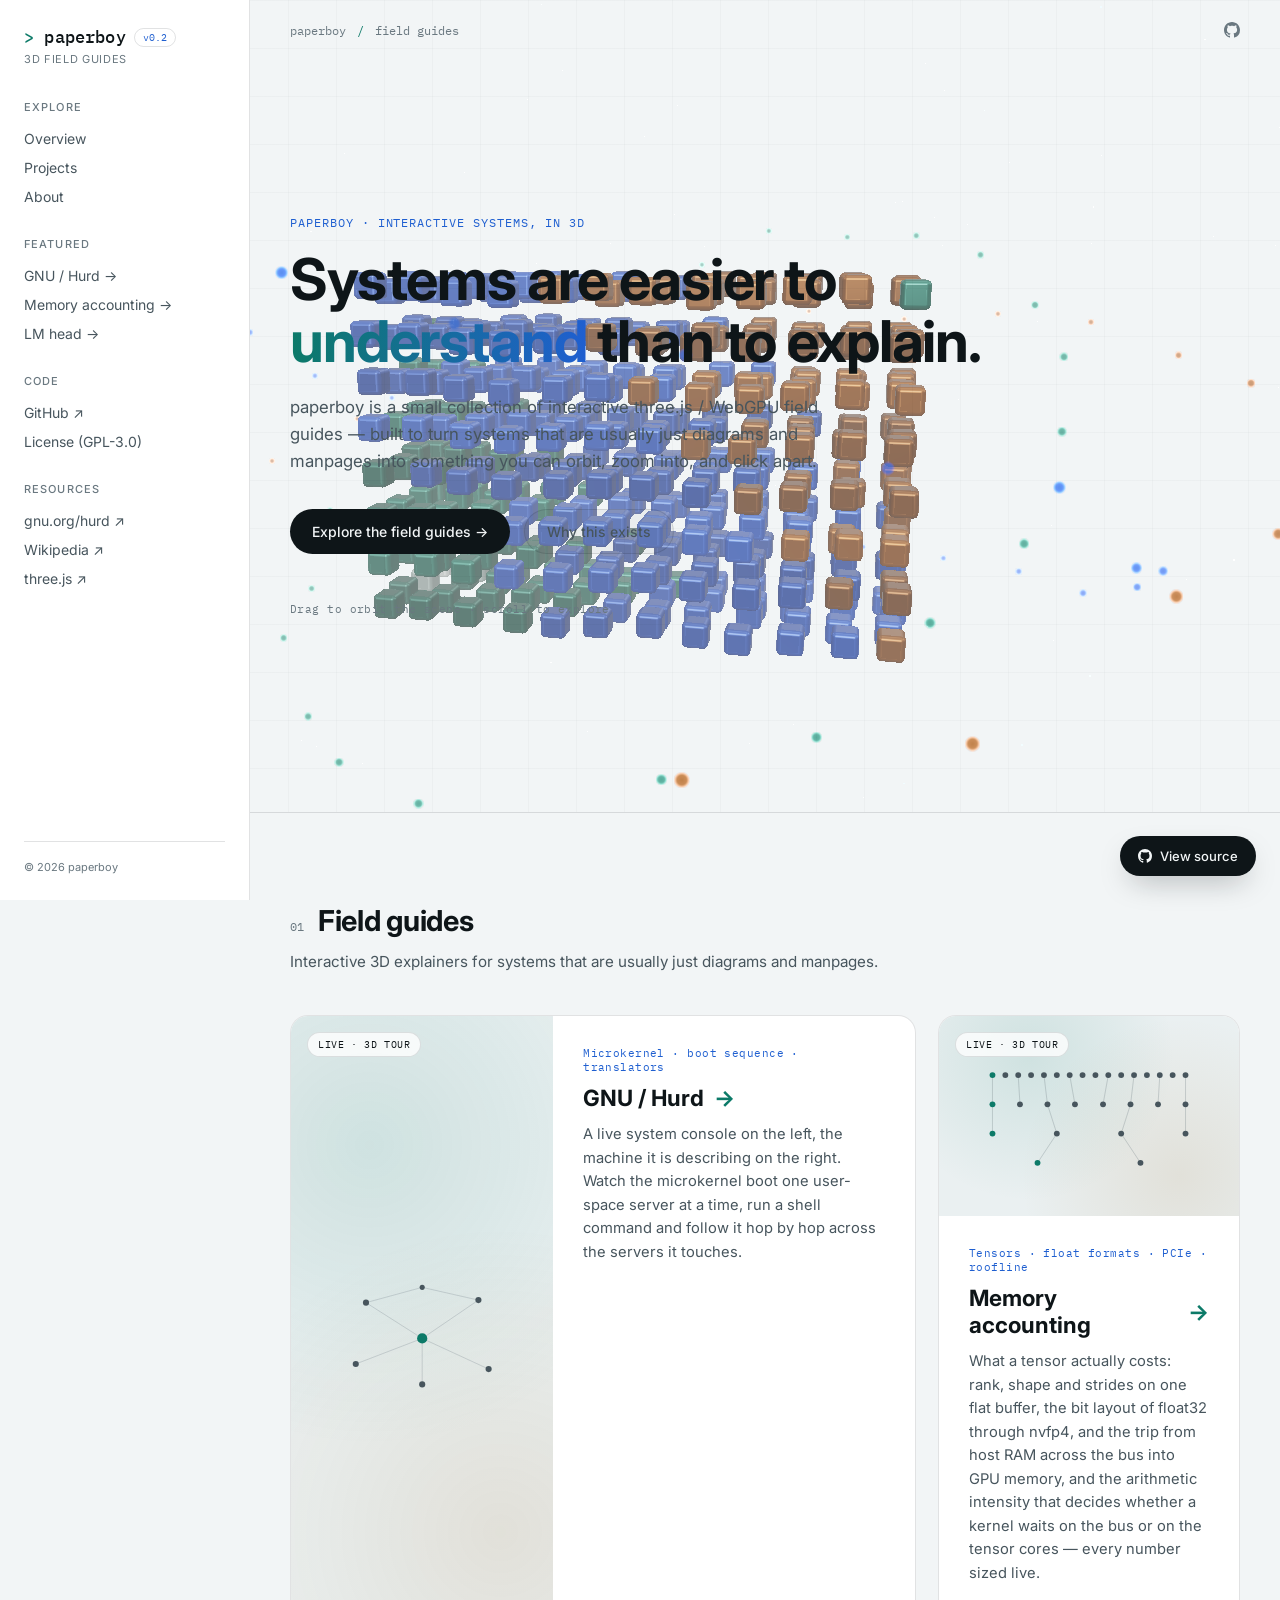
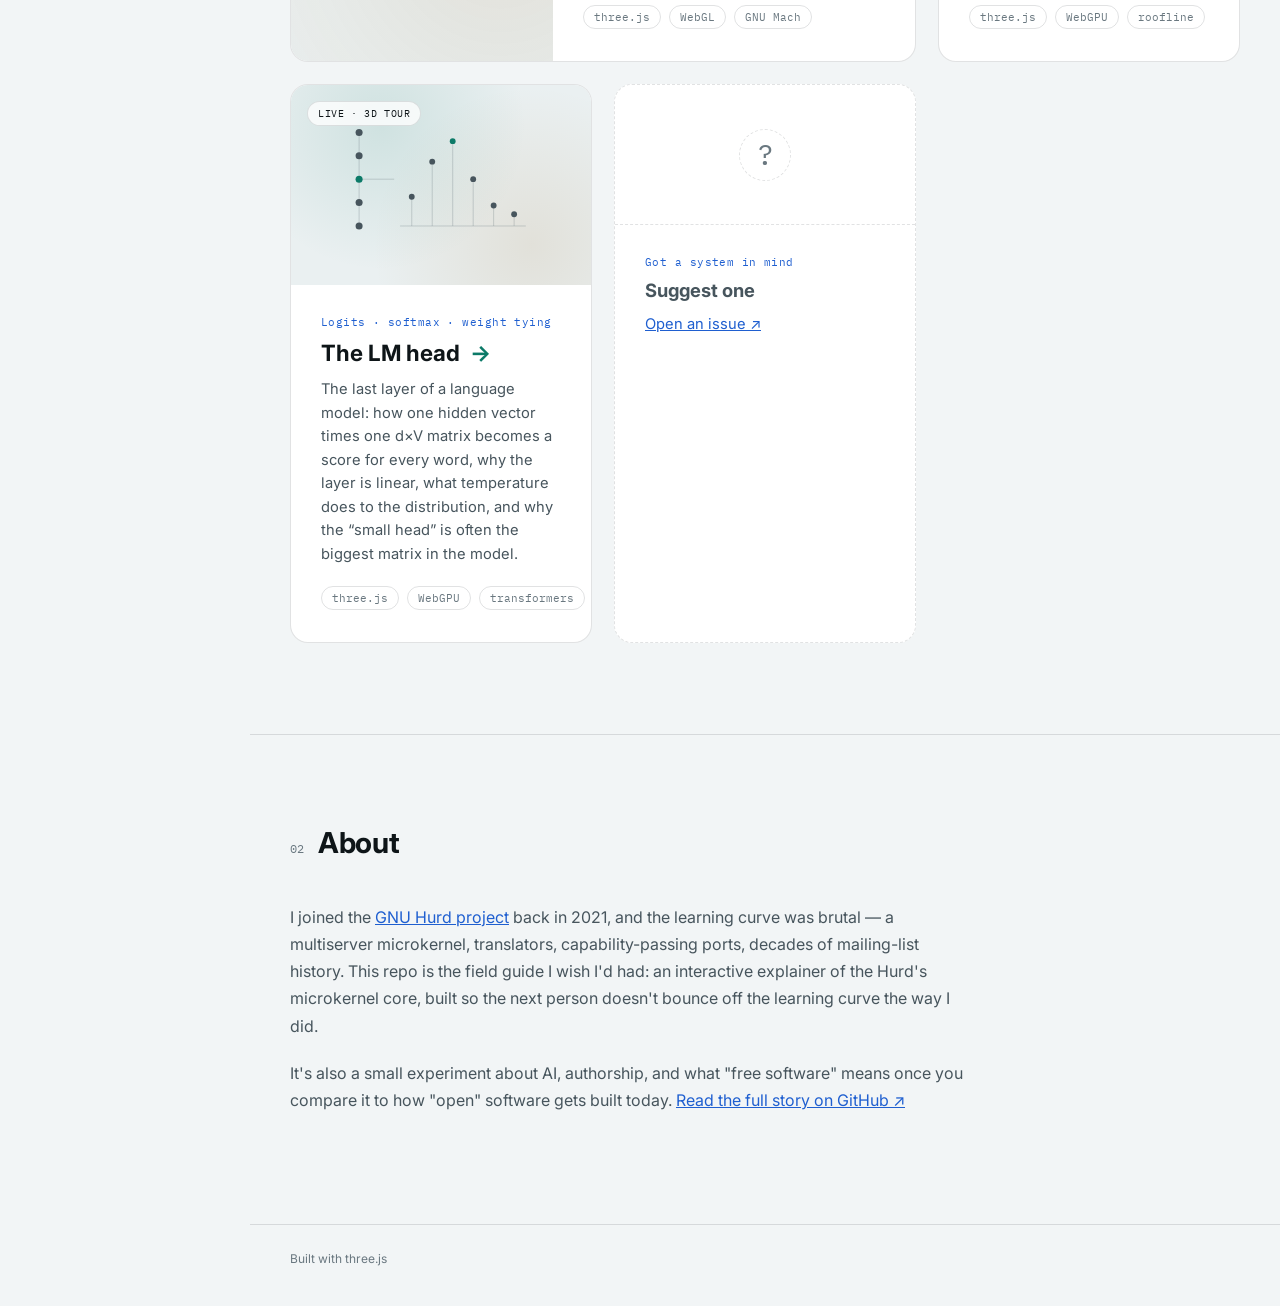
<file: index.html>
<!DOCTYPE html>
<html lang="en">
<head>
	<meta charset="utf-8" />
	<title>paperboy — 3D field guides for hard-to-see systems</title>
	<meta name="viewport" content="width=device-width, initial-scale=1" />
	<meta name="description" content="paperboy is a small collection of interactive three.js/WebGPU field guides that make hard-to-see systems easy to explore in 3D: a GNU/Hurd microkernel tour, a memory-accounting guide to tensors, float formats, the trip from host RAM to GPU HBM and arithmetic intensity, and an LM-head guide to the linear layer that turns a transformer's hidden state into logits, softmax and the next word." />
	<link rel="icon" href="favicon.svg" type="image/svg+xml" />
	<link rel="stylesheet" href="css/main.css" />
</head>
<body>

	<div id="hero-webgl" aria-hidden="true"></div>

	<aside id="sidebar">
		<div class="brand">
			<div class="brand-row">
				<a href="#top" class="brand-mark">paperboy</a>
				<span class="brand-badge">v0.2</span>
			</div>
			<span class="brand-tag">3D field guides</span>
		</div>

		<nav class="side-nav">
			<div class="side-group">
				<h3>Explore</h3>
				<a href="#top">Overview</a>
				<a href="#projects">Projects</a>
				<a href="#about">About</a>
			</div>
			<div class="side-group">
				<h3>Featured</h3>
				<a href="sites/hurd/">GNU / Hurd &rarr;</a>
				<a href="sites/memory/">Memory accounting &rarr;</a>
				<a href="sites/lmhead/">LM head &rarr;</a>
			</div>
			<div class="side-group">
				<h3>Code</h3>
				<a href="https://github.com/Aisuko/paperboy" target="_blank" rel="noopener">GitHub &#8599;</a>
				<a href="LICENSE">License (GPL-3.0)</a>
			</div>
			<div class="side-group">
				<h3>Resources</h3>
				<a href="https://www.gnu.org/software/hurd/" target="_blank" rel="noopener">gnu.org/hurd &#8599;</a>
				<a href="https://en.wikipedia.org/wiki/GNU_Hurd" target="_blank" rel="noopener">Wikipedia &#8599;</a>
				<a href="https://threejs.org" target="_blank" rel="noopener">three.js &#8599;</a>
			</div>
		</nav>

		<div class="side-foot">
			<span>&copy; 2026 paperboy</span>
		</div>
	</aside>

	<main id="main">
		<div class="topbar">
			<div class="crumb">paperboy <span>/</span> field guides</div>
			<div class="topbar-links">
				<a href="https://github.com/Aisuko/paperboy" target="_blank" rel="noopener" aria-label="GitHub repository">
					<svg viewBox="0 0 16 16" width="16" height="16" fill="currentColor"><path d="M8 0C3.58 0 0 3.58 0 8c0 3.54 2.29 6.53 5.47 7.59.4.07.55-.17.55-.38 0-.19-.01-.82-.01-1.49-2.01.37-2.53-.49-2.69-.94-.09-.23-.48-.94-.82-1.13-.28-.15-.68-.52-.01-.53.63-.01 1.08.58 1.23.82.72 1.21 1.87.87 2.33.66.07-.52.28-.87.51-1.07-1.78-.2-3.64-.89-3.64-3.95 0-.87.31-1.59.82-2.15-.08-.2-.36-1.02.08-2.12 0 0 .67-.21 2.2.82.64-.18 1.32-.27 2-.27.68 0 1.36.09 2 .27 1.53-1.04 2.2-.82 2.2-.82.44 1.1.16 1.92.08 2.12.51.56.82 1.27.82 2.15 0 3.07-1.87 3.75-3.65 3.95.29.25.54.73.54 1.48 0 1.07-.01 1.93-.01 2.2 0 .21.15.46.55.38A8.01 8.01 0 0 0 16 8c0-4.42-3.58-8-8-8z"/></svg>
				</a>
			</div>
		</div>

		<section id="top" class="hero">
			<div class="hero-copy">
				<div class="eyebrow">paperboy &middot; interactive systems, in 3D</div>
				<h1>Systems are easier to<br /><em>understand</em> than to explain.</h1>
				<p class="lede">
					paperboy is a small collection of interactive three.js / WebGPU field guides
					&mdash; built to turn systems that are usually just diagrams and manpages into
					something you can orbit, zoom into, and click apart.
				</p>
				<div class="hero-actions">
					<a class="btn btn-primary" href="#projects">Explore the field guides &rarr;</a>
					<a class="btn btn-ghost" href="#about">Why this exists</a>
				</div>
			</div>
			<div class="hero-hint">Drag to orbit the scene &middot; scroll to explore</div>
		</section>

		<section id="projects" class="projects">
			<div class="section-head">
				<span class="section-index">01</span>
				<h2>Field guides</h2>
				<p>Interactive 3D explainers for systems that are usually just diagrams and manpages.</p>
			</div>

			<div class="gallery-grid">
				<a class="gallery-tile gallery-tile--featured" href="sites/hurd/" data-tilt>
					<div class="gallery-visual">
						<svg class="node-graph" viewBox="0 0 400 260" aria-hidden="true">
							<g class="ng-edges" stroke="currentColor" fill="none">
								<line x1="200" y1="130" x2="90" y2="60" />
								<line x1="200" y1="130" x2="310" y2="55" />
								<line x1="200" y1="130" x2="70" y2="180" />
								<line x1="200" y1="130" x2="200" y2="220" />
								<line x1="200" y1="130" x2="330" y2="190" />
								<line x1="90" y1="60" x2="200" y2="30" />
								<line x1="310" y1="55" x2="200" y2="30" />
							</g>
							<g class="ng-nodes">
								<circle cx="200" cy="130" r="10" class="ng-core" />
								<circle cx="90" cy="60" r="6" />
								<circle cx="310" cy="55" r="6" />
								<circle cx="70" cy="180" r="6" />
								<circle cx="200" cy="220" r="6" />
								<circle cx="330" cy="190" r="6" />
								<circle cx="200" cy="30" r="5" />
							</g>
						</svg>
						<span class="gallery-badge">live &middot; 3D tour</span>
					</div>
					<div class="gallery-body">
						<div class="gallery-kicker">Microkernel &middot; boot sequence &middot; translators</div>
						<h3>GNU / Hurd <span class="arrow">&rarr;</span></h3>
						<p>
							A live system console on the left, the machine it is describing on the
							right. Watch the microkernel boot one user-space server at a time, run a
							shell command and follow it hop by hop across the servers it touches.
						</p>
						<div class="gallery-tags">
							<span>three.js</span>
							<span>WebGL</span>
							<span>GNU Mach</span>
						</div>
					</div>
				</a>

				<a class="gallery-tile" href="sites/memory/" data-tilt>
					<div class="gallery-visual">
						<svg class="node-graph" viewBox="0 0 400 260" aria-hidden="true">
							<g class="ng-edges" stroke="currentColor" fill="none">
								<line x1="35" y1="60" x2="35" y2="110" />
								<line x1="79" y1="60" x2="82" y2="110" />
								<line x1="123" y1="60" x2="129" y2="110" />
								<line x1="167" y1="60" x2="176" y2="110" />
								<line x1="233" y1="60" x2="224" y2="110" />
								<line x1="277" y1="60" x2="271" y2="110" />
								<line x1="321" y1="60" x2="318" y2="110" />
								<line x1="365" y1="60" x2="365" y2="110" />
								<line x1="35" y1="110" x2="35" y2="160" />
								<line x1="129" y1="110" x2="145" y2="160" />
								<line x1="271" y1="110" x2="255" y2="160" />
								<line x1="365" y1="110" x2="365" y2="160" />
								<line x1="145" y1="160" x2="112" y2="210" />
								<line x1="255" y1="160" x2="288" y2="210" />
							</g>
							<g class="ng-nodes">
								<circle cx="35" cy="60" r="5" class="ng-core" /> <circle cx="57" cy="60" r="5" /> <circle cx="79" cy="60" r="5" /> <circle cx="101" cy="60" r="5" /> <circle cx="123" cy="60" r="5" /> <circle cx="145" cy="60" r="5" /> <circle cx="167" cy="60" r="5" /> <circle cx="189" cy="60" r="5" /> <circle cx="211" cy="60" r="5" /> <circle cx="233" cy="60" r="5" /> <circle cx="255" cy="60" r="5" /> <circle cx="277" cy="60" r="5" /> <circle cx="299" cy="60" r="5" /> <circle cx="321" cy="60" r="5" /> <circle cx="343" cy="60" r="5" /> <circle cx="365" cy="60" r="5" />
								<circle cx="35" cy="110" r="5" class="ng-core" /> <circle cx="82" cy="110" r="5" /> <circle cx="129" cy="110" r="5" /> <circle cx="176" cy="110" r="5" /> <circle cx="224" cy="110" r="5" /> <circle cx="271" cy="110" r="5" /> <circle cx="318" cy="110" r="5" /> <circle cx="365" cy="110" r="5" />
								<circle cx="35" cy="160" r="5" class="ng-core" /> <circle cx="145" cy="160" r="5" /> <circle cx="255" cy="160" r="5" /> <circle cx="365" cy="160" r="5" />
								<circle cx="112" cy="210" r="5" class="ng-core" /> <circle cx="288" cy="210" r="5" />
							</g>
						</svg>
						<span class="gallery-badge">live &middot; 3D tour</span>
					</div>
					<div class="gallery-body">
						<div class="gallery-kicker">Tensors &middot; float formats &middot; PCIe &middot; roofline</div>
						<h3>Memory accounting <span class="arrow">&rarr;</span></h3>
						<p>
							What a tensor actually costs: rank, shape and strides on one flat buffer, the
							bit layout of float32 through nvfp4, and the trip from host RAM across the bus
							into GPU memory, and the arithmetic intensity that decides whether a kernel waits
							on the bus or on the tensor cores &mdash; every number sized live.
						</p>
						<div class="gallery-tags">
							<span>three.js</span>
							<span>WebGPU</span>
							<span>roofline</span>
						</div>
					</div>
				</a>

				<a class="gallery-tile" href="sites/lmhead/" data-tilt>
					<div class="gallery-visual">
						<svg class="node-graph" viewBox="0 0 400 260" aria-hidden="true">
							<g class="ng-edges" stroke="currentColor" fill="none">
								<line x1="60" y1="40" x2="60" y2="200" />
								<line x1="60" y1="120" x2="120" y2="120" />
								<line x1="150" y1="200" x2="150" y2="150" />
								<line x1="185" y1="200" x2="185" y2="90" />
								<line x1="220" y1="200" x2="220" y2="55" />
								<line x1="255" y1="200" x2="255" y2="120" />
								<line x1="290" y1="200" x2="290" y2="165" />
								<line x1="325" y1="200" x2="325" y2="180" />
								<line x1="130" y1="200" x2="345" y2="200" />
							</g>
							<g class="ng-nodes">
								<circle cx="60" cy="40" r="6" /> <circle cx="60" cy="80" r="6" /> <circle cx="60" cy="120" r="6" class="ng-core" /> <circle cx="60" cy="160" r="6" /> <circle cx="60" cy="200" r="6" />
								<circle cx="150" cy="150" r="5" /> <circle cx="185" cy="90" r="5" /> <circle cx="220" cy="55" r="5" class="ng-core" /> <circle cx="255" cy="120" r="5" /> <circle cx="290" cy="165" r="5" /> <circle cx="325" cy="180" r="5" />
							</g>
						</svg>
						<span class="gallery-badge">live &middot; 3D tour</span>
					</div>
					<div class="gallery-body">
						<div class="gallery-kicker">Logits &middot; softmax &middot; weight tying</div>
						<h3>The LM head <span class="arrow">&rarr;</span></h3>
						<p>
							The last layer of a language model: how one hidden vector times one
							d&times;V matrix becomes a score for every word, why the layer is linear,
							what temperature does to the distribution, and why the &ldquo;small
							head&rdquo; is often the biggest matrix in the model.
						</p>
						<div class="gallery-tags">
							<span>three.js</span>
							<span>WebGPU</span>
							<span>transformers</span>
						</div>
					</div>
				</a>

				<div class="gallery-tile gallery-tile--soon" data-tilt>
					<div class="gallery-visual gallery-visual--soon">
						<span class="soon-icon">?</span>
					</div>
					<div class="gallery-body">
						<div class="gallery-kicker">Got a system in mind</div>
						<h3>Suggest one</h3>
						<p><a href="https://github.com/Aisuko/paperboy/issues" target="_blank" rel="noopener">Open an issue &#8599;</a></p>
					</div>
				</div>
			</div>
		</section>

		<section id="about" class="about">
			<div class="section-head">
				<span class="section-index">02</span>
				<h2>About</h2>
			</div>
			<p>
				I joined the <a href="https://savannah.gnu.org/project/memberlist.php?group=hurd" target="_blank" rel="noopener">GNU Hurd project</a>
				back in 2021, and the learning curve was brutal &mdash; a multiserver
				microkernel, translators, capability-passing ports, decades of mailing-list
				history. This repo is the field guide I wish I'd had: an interactive
				explainer of the Hurd's microkernel core, built so the next person doesn't
				bounce off the learning curve the way I did.
			</p>
			<p>
				It's also a small experiment about AI, authorship, and what "free software"
				means once you compare it to how "open" software gets built today.
				<a href="https://github.com/Aisuko/paperboy#readme" target="_blank" rel="noopener">Read the full story on GitHub &#8599;</a>
			</p>
		</section>

		<footer id="foot">
			<span>Built with three.js</span>
		</footer>
	</main>

	<a class="fab" href="https://github.com/Aisuko/paperboy" target="_blank" rel="noopener">
		<svg viewBox="0 0 16 16" width="14" height="14" fill="currentColor"><path d="M8 0C3.58 0 0 3.58 0 8c0 3.54 2.29 6.53 5.47 7.59.4.07.55-.17.55-.38 0-.19-.01-.82-.01-1.49-2.01.37-2.53-.49-2.69-.94-.09-.23-.48-.94-.82-1.13-.28-.15-.68-.52-.01-.53.63-.01 1.08.58 1.23.82.72 1.21 1.87.87 2.33.66.07-.52.28-.87.51-1.07-1.78-.2-3.64-.89-3.64-3.95 0-.87.31-1.59.82-2.15-.08-.2-.36-1.02.08-2.12 0 0 .67-.21 2.2.82.64-.18 1.32-.27 2-.27.68 0 1.36.09 2 .27 1.53-1.04 2.2-.82 2.2-.82.44 1.1.16 1.92.08 2.12.51.56.82 1.27.82 2.15 0 3.07-1.87 3.75-3.65 3.95.29.25.54.73.54 1.48 0 1.07-.01 1.93-.01 2.2 0 .21.15.46.55.38A8.01 8.01 0 0 0 16 8c0-4.42-3.58-8-8-8z"/></svg>
		View source
	</a>

	<script type="importmap">
		{
			"imports": {
				"three": "./sites/hurd/vendor/three/build/three.module.js",
				"three/addons/": "./sites/hurd/vendor/three/jsm/"
			}
		}
	</script>
	<script type="module" src="js/hero-scene.js"></script>
	<script type="module" src="js/gallery-tilt.js"></script>

</body>
</html>
</file>
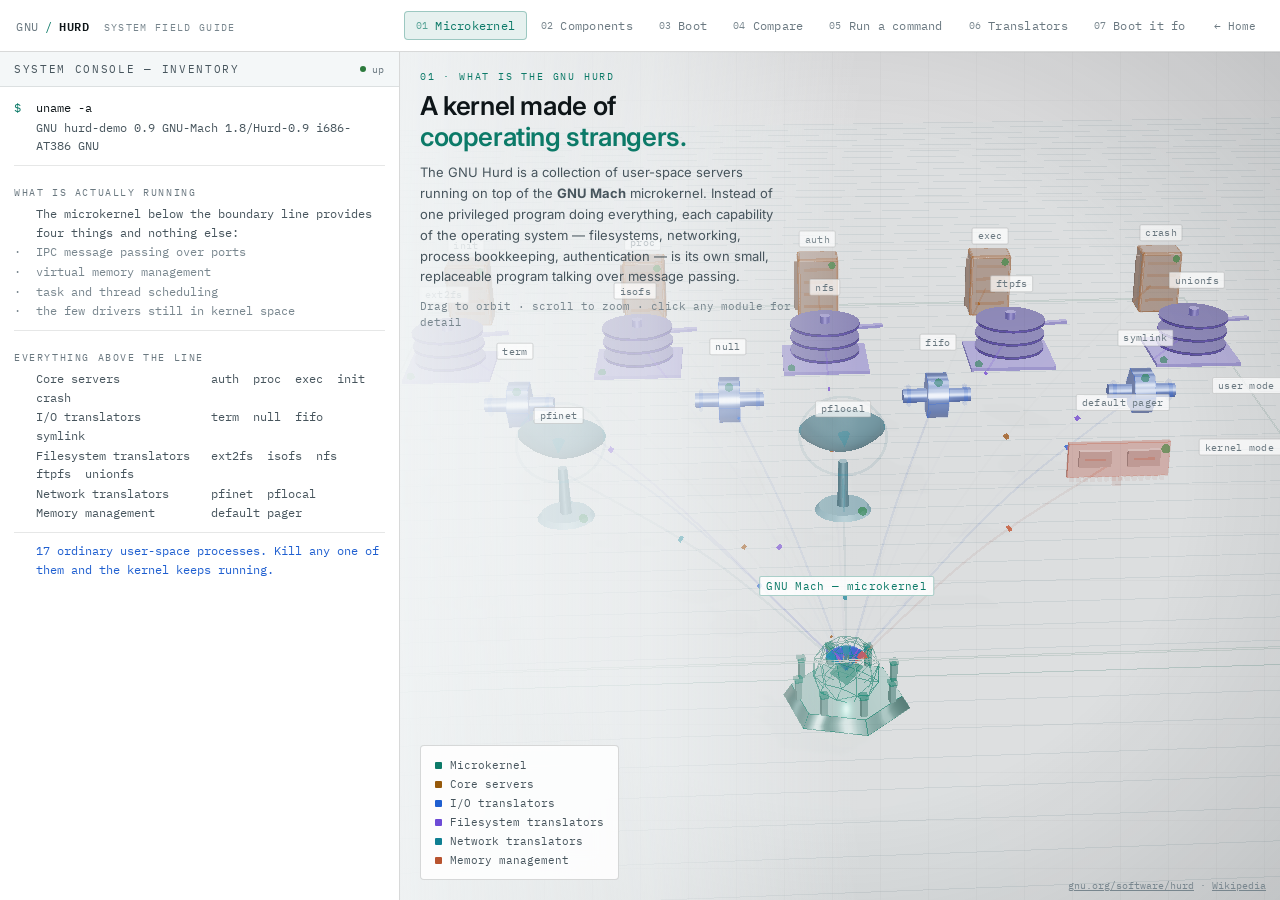
<file: sites/hurd/index.html>
<!DOCTYPE html>
<html lang="en-AU">
<head>
	<meta charset="utf-8" />
	<title>GNU Hurd — watch a multiserver microkernel boot</title>
	<meta name="viewport" content="width=device-width, initial-scale=1, viewport-fit=cover" />
	<meta name="description" content="An interactive explainer of the GNU Hurd: a live system console on the left, a 3D map of the microkernel and its user-space servers on the right. Watch it boot, run a command, and attach a translator." />
	<link rel="icon" href="../../favicon.svg" type="image/svg+xml" />
	<link rel="stylesheet" href="../../css/base.css" />
	<link rel="stylesheet" href="css/main.css" />
</head>
<body data-world="overview">

	<div id="loading">
		<div class="loading-mark">GNU/HURD</div>
		<div class="loading-bar"><span></span></div>
		<div class="loading-label">bringing up the microkernel&hellip;</div>
	</div>

	<div id="app">

		<header id="nav">
			<div class="nav-brand">
				<span class="nav-brand-a">GNU</span><span class="nav-brand-slash">/</span><span class="nav-brand-b">HURD</span>
				<span class="nav-brand-sub">system field guide</span>
			</div>
			<nav class="nav-links">
				<button class="nav-link" data-goto="overview"><span class="nav-index">01</span>Microkernel</button>
				<button class="nav-link" data-goto="components"><span class="nav-index">02</span>Components</button>
				<button class="nav-link" data-goto="boot"><span class="nav-index">03</span>Boot</button>
				<button class="nav-link" data-goto="compare"><span class="nav-index">04</span>Compare</button>
				<button class="nav-link" data-goto="shell"><span class="nav-index">05</span>Run a command</button>
				<button class="nav-link" data-goto="translators"><span class="nav-index">06</span>Translators</button>
				<button class="nav-link" data-goto="qemu"><span class="nav-index">07</span>Boot it for real</button>
			</nav>
			<a class="nav-source" href="../../">&larr; Home</a>
		</header>

		<main id="stage">

			<!-- ==================== left: system console ==================== -->
			<aside id="console">
				<div class="console-head">
					<div class="console-title">system console</div>
					<div class="console-status" data-state="idle"><span class="dot"></span><span class="text">idle</span></div>
				</div>
				<div class="console-body"></div>
				<div class="console-foot">

					<!-- 03 boot -->
					<div class="foot-block" data-foot="boot">
						<div class="scrubber">
							<button id="boot-prev" class="scrubber-btn" aria-label="Previous step">
								<svg viewBox="0 0 16 16" width="13" height="13" fill="none" stroke="currentColor" stroke-width="1.6" stroke-linecap="round" stroke-linejoin="round"><path d="M10 3 4 8l6 5"/></svg>
							</button>
							<button id="boot-play" class="scrubber-btn scrubber-play" aria-label="Play boot sequence">
								<svg viewBox="0 0 16 16" width="13" height="13" fill="currentColor"><path d="M4 2.5v11l10-5.5z"/></svg>
							</button>
							<div class="scrubber-track" id="boot-track"></div>
							<button id="boot-next" class="scrubber-btn" aria-label="Next step">
								<svg viewBox="0 0 16 16" width="13" height="13" fill="none" stroke="currentColor" stroke-width="1.6" stroke-linecap="round" stroke-linejoin="round"><path d="M6 3l6 5-6 5"/></svg>
							</button>
						</div>
					</div>

					<!-- 04 compare -->
					<div class="foot-block" data-foot="compare">
						<button id="compare-crash-btn" class="btn-action is-warn">Simulate a filesystem-driver crash</button>
					</div>

					<!-- 05 shell -->
					<div class="foot-block" data-foot="shell">
						<form id="shell-form" class="console-prompt" autocomplete="off">
							<span class="ps1">guest@hurd:~$</span>
							<input id="shell-input" class="console-input" type="text" autocomplete="off" spellcheck="false" placeholder="ls · cat /etc/motd · ps · whoami · ping gnu.org · help" />
						</form>
						<div class="chip-row" id="shell-chips"></div>
					</div>

					<!-- 06 translators -->
					<div class="foot-block" data-foot="translators">
						<div class="chip-row" id="translator-chips"></div>
						<div class="chip-row">
							<button id="translator-attach" class="btn-action" disabled>settrans /mnt</button>
							<button id="translator-detach" class="btn-action is-danger" disabled>settrans -g /mnt</button>
						</div>
					</div>

					<!-- 07 qemu -->
					<div class="foot-block" data-foot="qemu">
						<button id="qemu-replay" class="btn-action">Replay the boot log</button>
					</div>

				</div>
			</aside>

			<!-- ==================== right: 3D viewport ==================== -->
			<section id="viewport">
				<div id="webgl"></div>

				<!-- 01 OVERVIEW -->
				<div class="world" data-world-panel="overview">
					<div class="hud hud-top-left">
						<div class="eyebrow">01 · What is the GNU Hurd</div>
						<h1>A kernel made of<br /><em>cooperating strangers.</em></h1>
						<p class="lede">
							The GNU Hurd is a collection of user-space servers running on top of the
							<strong>GNU Mach</strong> microkernel. Instead of one privileged program doing
							everything, each capability of the operating system &mdash; filesystems,
							networking, process bookkeeping, authentication &mdash; is its own small,
							replaceable program talking over message passing.
						</p>
						<div class="hint">Drag to orbit &middot; scroll to zoom &middot; click any module for detail</div>
					</div>
					<div class="hud hud-bottom-left panel legend" id="overview-legend"></div>
				</div>

				<!-- 02 COMPONENTS -->
				<div class="world" data-world-panel="components">
					<div class="hud hud-top-left">
						<div class="eyebrow">02 · How many parts does it have</div>
						<h1><span id="component-count">18</span> servers &amp; translators</h1>
						<p class="lede">
							The Hurd ships roughly two dozen cooperating servers and translators. These are
							the ones you meet in a typical running system, laid out by what they do &mdash;
							one shelf per category, one silhouette per kind of job.
						</p>
					</div>
					<div class="hud hud-bottom chip-row" id="category-chips"></div>
				</div>

				<!-- 03 BOOT -->
				<div class="world" data-world-panel="boot">
					<div class="hud hud-top-left">
						<div class="eyebrow">03 · What starts first</div>
						<h1>From power-on<br />to login prompt.</h1>
					</div>
					<div class="hud hud-top-right panel step-card" id="boot-step-card">
						<div class="step-card-index">Step <span id="boot-step-num">1</span> / <span id="boot-step-total">12</span></div>
						<h2 id="boot-step-title">GRUB loads the kernel</h2>
						<p id="boot-step-desc"></p>
					</div>
				</div>

				<!-- 04 COMPARE -->
				<div class="world" data-world-panel="compare">
					<div class="hud hud-top-left">
						<div class="eyebrow">04 · Three ways to build an OS</div>
						<h1>Monolithic vs microkernel<br />vs hybrid.</h1>
						<p class="lede">
							Every column splits the same way: an <strong>application</strong> in user mode on
							top, a kernel/user-mode boundary, and the operating system's own services
							underneath. Monolithic (Linux-style) fuses everything into one privileged kernel
							block. The Hurd's microkernel keeps only IPC, scheduling and memory in kernel
							mode and runs every service as an ordinary user-space server. A hybrid kernel
							splits the difference, pulling the file server and Unix personality server back
							into kernel mode.
						</p>
					</div>
					<div class="hud hud-bottom-right panel step-card">
						<div class="step-card-index">Fault isolation</div>
						<p id="compare-note">Run the simulation from the console to see where a filesystem bug can and cannot take the system down.</p>
					</div>
				</div>

				<!-- 05 SHELL -->
				<div class="world" data-world-panel="shell">
					<div class="hud hud-top-left">
						<div class="eyebrow">05 · Watch a command run</div>
						<h1>Type a command,<br /><em>watch it cross the system.</em></h1>
						<p class="lede">
							Every shell command is a new Mach task that spends its short life sending IPC
							messages to a handful of Hurd servers before printing a reply. Type one into the
							console and follow the hops.
						</p>
					</div>
					<div class="hud hud-top-right panel step-card" id="shell-step-card">
						<div class="step-card-index">Hop <span id="shell-step-num">1</span> / <span id="shell-step-total">1</span></div>
						<h2 id="shell-step-title">Waiting for input</h2>
						<p id="shell-step-desc">Type a command into the console on the left and press Enter.</p>
					</div>
				</div>

				<!-- 06 TRANSLATORS -->
				<div class="world" data-world-panel="translators">
					<div class="hud hud-top-left">
						<div class="eyebrow">06 · Attach a filesystem anywhere</div>
						<h1>One command,<br /><em>a brand-new filesystem.</em></h1>
						<p class="lede">
							<code>settrans</code> attaches an ordinary, unprivileged program to any node in the
							namespace. From that moment every lookup underneath it &mdash; <code>ls</code>,
							<code>cat</code>, <code>open()</code> &mdash; is answered by that program instead of
							whatever it is sitting in. No kernel changes, no root required.
						</p>
					</div>
					<div class="hud hud-top-right panel step-card">
						<div class="step-card-index">Equivalent shell command</div>
						<pre id="translator-command">no translator attached</pre>
						<p id="translator-note">Pick a translator in the console, then attach it to /mnt.</p>
					</div>
				</div>

				<!-- 07 QEMU -->
				<div class="world" data-world-panel="qemu">
					<div class="hud hud-top-left">
						<div class="eyebrow">07 · Boot it for real</div>
						<h1>The same sequence,<br />on a real machine.</h1>
						<p class="lede">
							Everything on the previous pages is a model. This is the console log of an actual
							Debian GNU/Hurd image booting under QEMU &mdash; the same servers, in the same
							order, on hardware the kernel believes is real.
						</p>
					</div>
				</div>

				<!-- shared component detail card -->
				<aside id="detail-card" class="detail-card" aria-hidden="true">
					<button id="detail-close" class="detail-close" aria-label="Close">&times;</button>
					<div class="detail-category" id="detail-category"></div>
					<h3 id="detail-name"></h3>
					<p class="detail-blurb" id="detail-blurb"></p>
					<p id="detail-description"></p>
					<div class="detail-block">
						<h4>Responsibilities</h4>
						<ul id="detail-responsibilities"></ul>
					</div>
					<div class="detail-block detail-mono">
						<h4>On a monolithic kernel</h4>
						<p id="detail-monolithic"></p>
					</div>
					<div class="detail-block" id="detail-ipc-block">
						<h4>Example RPC</h4>
						<div class="detail-rpc-name" id="detail-ipc-rpc"></div>
						<div class="detail-rpc-from" id="detail-ipc-from"></div>
						<div class="detail-rpc-fields">
							<div>
								<span class="detail-rpc-label">Request</span>
								<ul id="detail-ipc-request"></ul>
							</div>
							<div>
								<span class="detail-rpc-label">Reply</span>
								<ul id="detail-ipc-reply"></ul>
							</div>
						</div>
						<p id="detail-ipc-note"></p>
					</div>
				</aside>

				<footer id="foot-credit">
					<a href="https://www.gnu.org/software/hurd/" target="_blank" rel="noopener">gnu.org/software/hurd</a>
					&middot; <a href="https://en.wikipedia.org/wiki/GNU_Hurd" target="_blank" rel="noopener">Wikipedia</a>
				</footer>
			</section>

		</main>
	</div>

	<script type="importmap">
		{
			"imports": {
				"three": "./vendor/three/build/three.module.js",
				"three/addons/": "./vendor/three/jsm/"
			}
		}
	</script>
	<script type="module" src="js/main.js"></script>

</body>
</html>
</file>
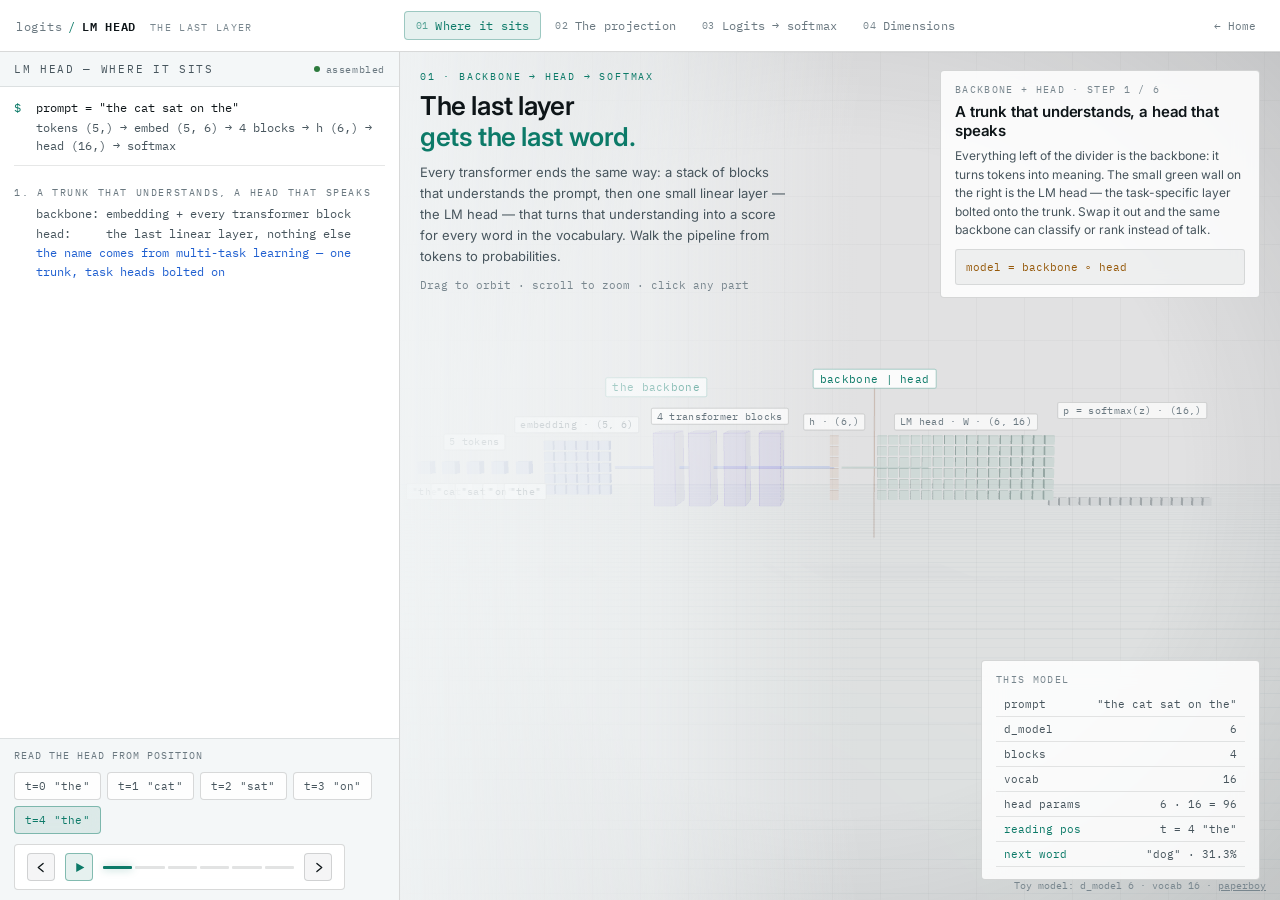
<file: sites/lmhead/index.html>
<!DOCTYPE html>
<html lang="en-AU">
<head>
	<meta charset="utf-8" />
	<title>The LM head — the last layer of a language model</title>
	<meta name="viewport" content="width=device-width, initial-scale=1, viewport-fit=cover" />
	<meta name="description" content="The LM head explained in 3D: where the linear layer after the transformer blocks sits, why it is linear, how h · W turns one hidden vector into a logit per vocabulary word, what softmax and temperature do to those logits, and how d_model × vocab_size makes it the biggest matrix in the model. Every number computed live." />
	<link rel="icon" href="../../favicon.svg" type="image/svg+xml" />
	<link rel="stylesheet" href="../../css/base.css" />
	<link rel="stylesheet" href="css/main.css" />
</head>
<body data-world="head">

	<div id="loading">
		<div class="loading-mark">LM HEAD</div>
		<div class="loading-bar"><span></span></div>
		<div class="loading-label">projecting to vocab&hellip;</div>
	</div>

	<div id="app">

		<header id="nav">
			<div class="nav-brand">
				<span class="nav-brand-a">logits</span><span class="nav-brand-slash">/</span><span class="nav-brand-b">LM HEAD</span>
				<span class="nav-brand-sub">the last layer</span>
			</div>
			<nav class="nav-links">
				<button class="nav-link" data-goto="head"><span class="nav-index">01</span>Where it sits</button>
				<button class="nav-link" data-goto="projection"><span class="nav-index">02</span>The projection</button>
				<button class="nav-link" data-goto="softmax"><span class="nav-index">03</span>Logits &rarr; softmax</button>
				<button class="nav-link" data-goto="dims"><span class="nav-index">04</span>Dimensions</button>
			</nav>
			<a class="nav-source" href="../../">&larr; Home</a>
		</header>

		<main id="stage">

			<aside id="console">
				<div class="console-head">
					<div class="console-title">head ledger</div>
					<div class="console-status" data-state="idle"><span class="dot"></span><span class="text">idle</span></div>
				</div>
				<div class="console-body"></div>
				<div class="console-foot">

					<div class="foot-block" data-foot="head">
						<div class="control-label"><span>read the head from position</span></div>
						<div class="chip-row" id="pos-chips"></div>
						<div class="scrubber" data-scrub="head">
							<button class="scrubber-btn" data-act="prev" aria-label="Previous step"><svg viewBox="0 0 16 16" width="13" height="13" fill="none" stroke="currentColor" stroke-width="1.6" stroke-linecap="round" stroke-linejoin="round"><path d="M10 3 4 8l6 5"/></svg></button>
							<button class="scrubber-btn scrubber-play" data-act="play" aria-label="Play steps"><svg viewBox="0 0 16 16" width="13" height="13" fill="currentColor"><path d="M4 2.5v11l10-5.5z"/></svg></button>
							<div class="scrubber-track"></div>
							<button class="scrubber-btn" data-act="next" aria-label="Next step"><svg viewBox="0 0 16 16" width="13" height="13" fill="none" stroke="currentColor" stroke-width="1.6" stroke-linecap="round" stroke-linejoin="round"><path d="M6 3l6 5-6 5"/></svg></button>
						</div>
					</div>

					<div class="foot-block" data-foot="projection">
						<div class="control-row">
							<div class="control-label"><span>column of W</span><b id="col-readout">j=1 "cat"</b></div>
							<input id="col-slider" type="range" min="0" max="15" step="1" value="1" aria-label="Weight column" />
						</div>
						<div class="scrubber" data-scrub="projection">
							<button class="scrubber-btn" data-act="prev" aria-label="Previous step"><svg viewBox="0 0 16 16" width="13" height="13" fill="none" stroke="currentColor" stroke-width="1.6" stroke-linecap="round" stroke-linejoin="round"><path d="M10 3 4 8l6 5"/></svg></button>
							<button class="scrubber-btn scrubber-play" data-act="play" aria-label="Play steps"><svg viewBox="0 0 16 16" width="13" height="13" fill="currentColor"><path d="M4 2.5v11l10-5.5z"/></svg></button>
							<div class="scrubber-track"></div>
							<button class="scrubber-btn" data-act="next" aria-label="Next step"><svg viewBox="0 0 16 16" width="13" height="13" fill="none" stroke="currentColor" stroke-width="1.6" stroke-linecap="round" stroke-linejoin="round"><path d="M6 3l6 5-6 5"/></svg></button>
						</div>
					</div>

					<div class="foot-block" data-foot="softmax">
						<div class="control-row">
							<div class="control-label"><span>temperature</span><b id="temp-readout">T = 1.00</b></div>
							<input id="temp-slider" type="range" min="0" max="1" step="0.005" value="0.5" aria-label="Temperature" />
						</div>
						<div class="control-label"><span>sampler</span></div>
						<div class="chip-row" id="sample-chips"></div>
						<button id="sample-btn" class="btn-action">Sample the next word</button>
						<div class="scrubber" data-scrub="softmax">
							<button class="scrubber-btn" data-act="prev" aria-label="Previous step"><svg viewBox="0 0 16 16" width="13" height="13" fill="none" stroke="currentColor" stroke-width="1.6" stroke-linecap="round" stroke-linejoin="round"><path d="M10 3 4 8l6 5"/></svg></button>
							<button class="scrubber-btn scrubber-play" data-act="play" aria-label="Play steps"><svg viewBox="0 0 16 16" width="13" height="13" fill="currentColor"><path d="M4 2.5v11l10-5.5z"/></svg></button>
							<div class="scrubber-track"></div>
							<button class="scrubber-btn" data-act="next" aria-label="Next step"><svg viewBox="0 0 16 16" width="13" height="13" fill="none" stroke="currentColor" stroke-width="1.6" stroke-linecap="round" stroke-linejoin="round"><path d="M6 3l6 5-6 5"/></svg></button>
						</div>
					</div>

					<div class="foot-block" data-foot="dims">
						<div class="control-label"><span>model</span></div>
						<div class="chip-row" id="model-chips"></div>
						<div class="chip-row">
							<button class="chip active" id="tied-chip">tied to embedding</button>
						</div>
						<div class="scrubber" data-scrub="dims">
							<button class="scrubber-btn" data-act="prev" aria-label="Previous step"><svg viewBox="0 0 16 16" width="13" height="13" fill="none" stroke="currentColor" stroke-width="1.6" stroke-linecap="round" stroke-linejoin="round"><path d="M10 3 4 8l6 5"/></svg></button>
							<button class="scrubber-btn scrubber-play" data-act="play" aria-label="Play steps"><svg viewBox="0 0 16 16" width="13" height="13" fill="currentColor"><path d="M4 2.5v11l10-5.5z"/></svg></button>
							<div class="scrubber-track"></div>
							<button class="scrubber-btn" data-act="next" aria-label="Next step"><svg viewBox="0 0 16 16" width="13" height="13" fill="none" stroke="currentColor" stroke-width="1.6" stroke-linecap="round" stroke-linejoin="round"><path d="M6 3l6 5-6 5"/></svg></button>
						</div>
					</div>

				</div>
			</aside>

			<section id="viewport">
				<div id="webgl"></div>

				<div class="world" data-world-panel="head">
					<div class="hud hud-top-left">
						<div class="eyebrow">01 &middot; backbone &rarr; head &rarr; softmax</div>
						<h1>The last layer<br /><em>gets the last word.</em></h1>
						<p class="lede">
							Every transformer ends the same way: a stack of blocks that understands the
							prompt, then one small linear layer &mdash; the LM head &mdash; that turns that
							understanding into a score for every word in the vocabulary. Walk the pipeline
							from tokens to probabilities.
						</p>
						<div class="hint">Drag to orbit &middot; scroll to zoom &middot; click any part</div>
					</div>
					<div class="hud hud-top-right panel step-card" data-card="head">
						<div class="step-card-index"><span data-role="kicker"></span> &middot; step <span data-role="num">1</span> / <span data-role="total">6</span></div>
						<h2 data-role="title"></h2>
						<p data-role="desc"></p>
						<pre data-role="formula"></pre>
					</div>
					<div class="hud hud-bottom-right panel step-card">
						<div class="step-card-index">This model</div>
						<table class="data-table" id="head-table"></table>
					</div>
				</div>

				<div class="world" data-world-panel="projection">
					<div class="hud hud-top-left">
						<div class="eyebrow">02 &middot; z = h &middot; W</div>
						<h1>Sixteen scores,<br /><em>one matmul.</em></h1>
						<p class="lede">
							The head is a linear layer with no activation and usually no bias. Each column
							of its weight matrix is one word&rsquo;s direction in hidden space, and each
							logit is one dot product. Slide along the columns and watch the multiply happen.
						</p>
						<div class="hint">Bars below the line are negative logits &middot; click a weight</div>
					</div>
					<div class="hud hud-top-right panel step-card" data-card="projection">
						<div class="step-card-index"><span data-role="kicker"></span> &middot; step <span data-role="num">1</span> / <span data-role="total">6</span></div>
						<h2 data-role="title"></h2>
						<p data-role="desc"></p>
						<pre data-role="formula"></pre>
					</div>
					<div class="hud hud-bottom-right panel step-card">
						<div class="step-card-index">This projection</div>
						<table class="data-table" id="proj-table"></table>
					</div>
				</div>

				<div class="world" data-world-panel="softmax">
					<div class="hud hud-top-left">
						<div class="eyebrow">03 &middot; p = softmax(z / T)</div>
						<h1>Raw scores become<br /><em>an honest bet.</em></h1>
						<p class="lede">
							Logits are unbounded and mean nothing on their own. Softmax shifts, exponentiates
							and normalises them into a probability for every word &mdash; and one temperature
							knob decides whether the model plays it safe or takes risks.
						</p>
						<div class="hint">Same 16 logits on every step &middot; click a bar</div>
					</div>
					<div class="hud hud-top-right panel step-card" data-card="softmax">
						<div class="step-card-index"><span data-role="kicker"></span> &middot; step <span data-role="num">1</span> / <span data-role="total">6</span></div>
						<h2 data-role="title"></h2>
						<p data-role="desc"></p>
						<pre data-role="formula"></pre>
					</div>
					<div class="hud hud-bottom-right panel step-card">
						<div class="step-card-index">This distribution</div>
						<table class="data-table" id="soft-table"></table>
					</div>
				</div>

				<div class="world" data-world-panel="dims">
					<div class="hud hud-top-left">
						<div class="eyebrow">04 &middot; d_model &times; vocab_size</div>
						<h1>A &ldquo;small head&rdquo; that is<br /><em>the biggest matrix.</em></h1>
						<p class="lede">
							Two numbers fix the head&rsquo;s size: the backbone&rsquo;s width and the
							tokeniser&rsquo;s vocabulary. In GPT-2 their product is 31% of the whole model
							&mdash; which is why heads get tied to embeddings, and why &ldquo;head&rdquo;
							really means &ldquo;swappable last layer&rdquo;.
						</p>
						<div class="hint">Frames are log scale &middot; click a model</div>
					</div>
					<div class="hud hud-top-right panel step-card" data-card="dims">
						<div class="step-card-index"><span data-role="kicker"></span> &middot; step <span data-role="num">1</span> / <span data-role="total">6</span></div>
						<h2 data-role="title"></h2>
						<p data-role="desc"></p>
						<pre data-role="formula"></pre>
					</div>
					<div class="hud hud-bottom-right panel step-card">
						<div class="step-card-index">This head</div>
						<table class="data-table" id="dims-table"></table>
					</div>
				</div>

				<aside id="detail-card" class="detail-card" aria-hidden="true">
					<button id="detail-close" class="detail-close" aria-label="Close">&times;</button>
					<div class="detail-category" id="detail-category"></div>
					<h3 id="detail-name"></h3>
					<p class="detail-blurb" id="detail-blurb"></p>
					<p id="detail-description"></p>
					<div class="detail-block" id="detail-metric-block">
						<h4 id="detail-metric-label">Value</h4>
						<p class="detail-metric" id="detail-metric"></p>
					</div>
				</aside>

				<footer id="foot-credit">
					Toy model: d_model 6 &middot; vocab 16 &middot; <a href="../../">paperboy</a>
				</footer>
			</section>

		</main>
	</div>

	<script type="importmap">
		{
			"imports": {
				"three": "./vendor/three/build/three.webgpu.js",
				"three/webgpu": "./vendor/three/build/three.webgpu.js",
				"three/tsl": "./vendor/three/build/three.tsl.js",
				"three/addons/": "./vendor/three/jsm/"
			}
		}
	</script>
	<script type="module" src="js/main.js"></script>

</body>
</html>
</file>
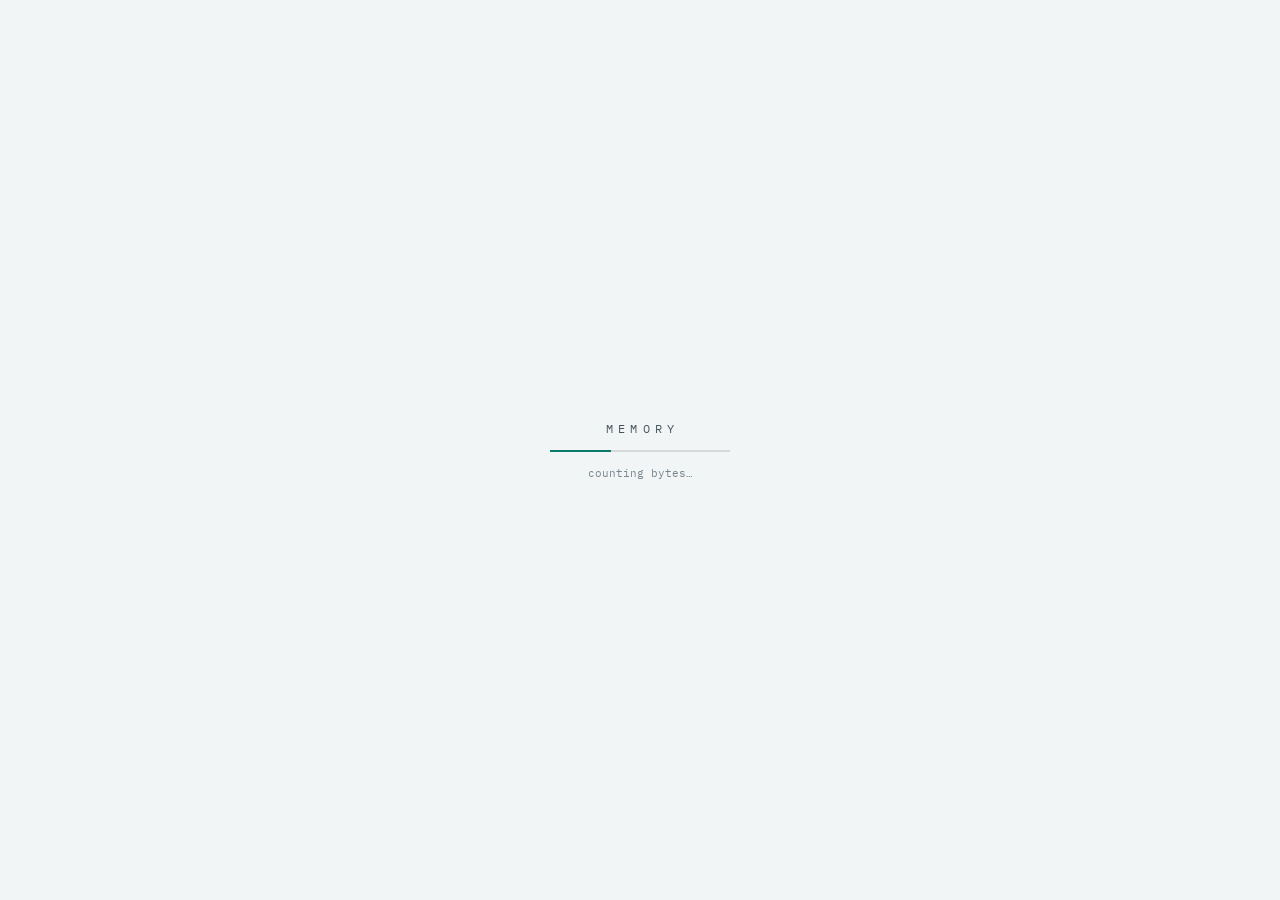
<file: sites/memory/index.html>
<!DOCTYPE html>
<html lang="en-AU">
<head>
	<meta charset="utf-8" />
	<title>Memory accounting — tensors, float formats, and the bus</title>
	<meta name="viewport" content="width=device-width, initial-scale=1, viewport-fit=cover" />
	<meta name="description" content="What a tensor costs in memory: rank, shape and strides, the bit layout of float32, float16, bfloat16, float8 and nvfp4, the trip from host RAM across PCIe into GPU HBM, and the arithmetic intensity that decides whether a kernel is memory-bound or compute-bound. Every number computed live." />
	<link rel="icon" href="../../favicon.svg" type="image/svg+xml" />
	<link rel="stylesheet" href="../../css/base.css" />
	<link rel="stylesheet" href="css/main.css" />
</head>
<body data-world="tensor">

	<div id="loading">
		<div class="loading-mark">MEMORY</div>
		<div class="loading-bar"><span></span></div>
		<div class="loading-label">counting bytes&hellip;</div>
	</div>

	<div id="app">

		<header id="nav">
			<div class="nav-brand">
				<span class="nav-brand-a">tensor</span><span class="nav-brand-slash">/</span><span class="nav-brand-b">MEMORY</span>
				<span class="nav-brand-sub">accounting</span>
			</div>
			<nav class="nav-links">
				<button class="nav-link" data-goto="tensor"><span class="nav-index">01</span>Tensor &middot; shape &middot; stride</button>
				<button class="nav-link" data-goto="formats"><span class="nav-index">02</span>Float formats</button>
				<button class="nav-link" data-goto="transfer"><span class="nav-index">03</span>Host &rarr; GPU</button>
				<button class="nav-link" data-goto="intensity"><span class="nav-index">04</span>Arithmetic intensity</button>
			</nav>
			<a class="nav-source" href="../../">&larr; Home</a>
		</header>

		<main id="stage">

			<aside id="console">
				<div class="console-head">
					<div class="console-title">memory ledger</div>
					<div class="console-status" data-state="idle"><span class="dot"></span><span class="text">idle</span></div>
				</div>
				<div class="console-body"></div>
				<div class="console-foot">

					<div class="foot-block" data-foot="tensor">
						<div class="control-row">
							<div class="control-label"><span>Element on the tape</span><b id="idx-readout">[3, 5]</b></div>
							<input id="idx-slider" type="range" min="0" max="47" step="1" value="29" aria-label="Element index" />
						</div>
						<div class="scrubber" data-scrub="tensor">
							<button class="scrubber-btn" data-act="prev" aria-label="Previous step"><svg viewBox="0 0 16 16" width="13" height="13" fill="none" stroke="currentColor" stroke-width="1.6" stroke-linecap="round" stroke-linejoin="round"><path d="M10 3 4 8l6 5"/></svg></button>
							<button class="scrubber-btn scrubber-play" data-act="play" aria-label="Play steps"><svg viewBox="0 0 16 16" width="13" height="13" fill="currentColor"><path d="M4 2.5v11l10-5.5z"/></svg></button>
							<div class="scrubber-track"></div>
							<button class="scrubber-btn" data-act="next" aria-label="Next step"><svg viewBox="0 0 16 16" width="13" height="13" fill="none" stroke="currentColor" stroke-width="1.6" stroke-linecap="round" stroke-linejoin="round"><path d="M6 3l6 5-6 5"/></svg></button>
						</div>
					</div>

					<div class="foot-block" data-foot="formats">
						<div class="control-row">
							<div class="control-label"><span>Value to encode</span><b id="val-readout">3.14159</b></div>
							<input id="val-slider" type="range" min="0" max="1" step="0.0005" value="0.5276" aria-label="Value" />
						</div>
						<div class="chip-row" id="val-chips"></div>
						<div class="control-label"><span>Tensor</span></div>
						<div class="chip-row" id="shape-chips"></div>
						<div class="scrubber" data-scrub="formats">
							<button class="scrubber-btn" data-act="prev" aria-label="Previous step"><svg viewBox="0 0 16 16" width="13" height="13" fill="none" stroke="currentColor" stroke-width="1.6" stroke-linecap="round" stroke-linejoin="round"><path d="M10 3 4 8l6 5"/></svg></button>
							<button class="scrubber-btn scrubber-play" data-act="play" aria-label="Play steps"><svg viewBox="0 0 16 16" width="13" height="13" fill="currentColor"><path d="M4 2.5v11l10-5.5z"/></svg></button>
							<div class="scrubber-track"></div>
							<button class="scrubber-btn" data-act="next" aria-label="Next step"><svg viewBox="0 0 16 16" width="13" height="13" fill="none" stroke="currentColor" stroke-width="1.6" stroke-linecap="round" stroke-linejoin="round"><path d="M6 3l6 5-6 5"/></svg></button>
						</div>
					</div>

					<div class="foot-block" data-foot="transfer">
						<div class="control-label"><span>dtype</span></div>
						<div class="chip-row" id="dtype-chips"></div>
						<div class="control-label"><span>link</span></div>
						<div class="chip-row" id="link-chips"></div>
						<div class="chip-row">
							<button class="chip active" id="pin-chip">pinned</button>
							<button class="chip" id="shape-chip"></button>
						</div>
						<button id="copy-btn" class="btn-action">Run the copy</button>
						<div class="scrubber" data-scrub="transfer">
							<button class="scrubber-btn" data-act="prev" aria-label="Previous step"><svg viewBox="0 0 16 16" width="13" height="13" fill="none" stroke="currentColor" stroke-width="1.6" stroke-linecap="round" stroke-linejoin="round"><path d="M10 3 4 8l6 5"/></svg></button>
							<button class="scrubber-btn scrubber-play" data-act="play" aria-label="Play steps"><svg viewBox="0 0 16 16" width="13" height="13" fill="currentColor"><path d="M4 2.5v11l10-5.5z"/></svg></button>
							<div class="scrubber-track"></div>
							<button class="scrubber-btn" data-act="next" aria-label="Next step"><svg viewBox="0 0 16 16" width="13" height="13" fill="none" stroke="currentColor" stroke-width="1.6" stroke-linecap="round" stroke-linejoin="round"><path d="M6 3l6 5-6 5"/></svg></button>
						</div>
					</div>

					<div class="foot-block" data-foot="intensity">
						<div class="control-label"><span>operator</span></div>
						<div class="chip-row" id="op-chips"></div>
						<div class="control-row">
							<div class="control-label"><span>batch B</span><b id="batch-readout">1</b></div>
							<input id="batch-slider" type="range" min="0" max="1" step="0.001" value="0" aria-label="Batch size" />
						</div>
						<div class="control-label"><span>dtype</span></div>
						<div class="chip-row" id="prec-chips"></div>
						<div class="control-label"><span>accelerator</span></div>
						<div class="chip-row" id="acc-chips"></div>
						<div class="control-row">
							<div class="control-label"><span>MFU</span><b id="mfu-readout">0.50</b></div>
							<input id="mfu-slider" type="range" min="0.05" max="0.95" step="0.01" value="0.5" aria-label="Model FLOPs utilisation" />
						</div>
						<div class="control-label"><span>model</span></div>
						<div class="chip-row" id="model-chips"></div>
						<div class="scrubber" data-scrub="intensity">
							<button class="scrubber-btn" data-act="prev" aria-label="Previous step"><svg viewBox="0 0 16 16" width="13" height="13" fill="none" stroke="currentColor" stroke-width="1.6" stroke-linecap="round" stroke-linejoin="round"><path d="M10 3 4 8l6 5"/></svg></button>
							<button class="scrubber-btn scrubber-play" data-act="play" aria-label="Play steps"><svg viewBox="0 0 16 16" width="13" height="13" fill="currentColor"><path d="M4 2.5v11l10-5.5z"/></svg></button>
							<div class="scrubber-track"></div>
							<button class="scrubber-btn" data-act="next" aria-label="Next step"><svg viewBox="0 0 16 16" width="13" height="13" fill="none" stroke="currentColor" stroke-width="1.6" stroke-linecap="round" stroke-linejoin="round"><path d="M6 3l6 5-6 5"/></svg></button>
						</div>
					</div>

				</div>
			</aside>

			<section id="viewport">
				<div id="webgl"></div>

				<div class="world" data-world-panel="tensor">
					<div class="hud hud-top-left">
						<div class="eyebrow">01 &middot; Rank &middot; shape &middot; stride</div>
						<h1>Every tensor is a<br /><em>flat run of bytes.</em></h1>
						<p class="lede">
							Rank 0 to rank n, the storage never changes shape: one contiguous buffer plus
							the strides that pretend it is a rectangle. Watch a 6&times;8 matrix unroll onto
							its tape, then read the same bytes as its own transpose.
						</p>
						<div class="hint">Drag to orbit &middot; scroll to zoom &middot; click a cell</div>
					</div>
					<div class="hud hud-top-right panel step-card" data-card="tensor">
						<div class="step-card-index"><span data-role="kicker"></span> &middot; step <span data-role="num">1</span> / <span data-role="total">6</span></div>
						<h2 data-role="title"></h2>
						<p data-role="desc"></p>
						<pre data-role="formula"></pre>
					</div>
					<div class="hud hud-bottom-right panel step-card">
						<div class="step-card-index">This tensor</div>
						<table class="data-table" id="tensor-table"></table>
					</div>
				</div>

				<div class="world" data-world-panel="formats">
					<div class="hud hud-top-left">
						<div class="eyebrow">02 &middot; float32 &rarr; nvfp4</div>
						<h1>Same number,<br /><em>six budgets.</em></h1>
						<p class="lede">
							Sign, exponent, fraction. Exponent bits buy range, fraction bits buy precision,
							and every format is a different way of spending a fixed number of bits.
							Move the slider and watch the same value round six ways.
						</p>
						<div class="hint">Bright cubes are 1 bits &middot; click one</div>
					</div>
					<div class="hud hud-top-right panel step-card" data-card="formats">
						<div class="step-card-index"><span data-role="kicker"></span> &middot; step <span data-role="num">1</span> / <span data-role="total">8</span></div>
						<h2 data-role="title"></h2>
						<p data-role="desc"></p>
						<pre data-role="formula"></pre>
					</div>
					<div class="hud hud-bottom-right panel step-card">
						<div class="step-card-index">Live encoding</div>
						<table class="data-table" id="fmt-table"></table>
						<p class="metric-note" id="fmt-summary"></p>
					</div>
				</div>

				<div class="world" data-world-panel="transfer">
					<div class="hud hud-top-left">
						<div class="eyebrow">03 &middot; CPU &rarr; PCIe &rarr; HBM</div>
						<h1>The bus is the<br /><em>slowest thing here.</em></h1>
						<p class="lede">
							A tensor built on the CPU has to be pinned, pushed down sixteen PCIe lanes and
							parked in HBM before a single SM can touch it. The dtype you chose decides how
							long that takes &mdash; and whether it fits at all.
						</p>
						<div class="hint">Packet speed is on a log scale &middot; click a part</div>
					</div>
					<div class="hud hud-top-right panel step-card" data-card="transfer">
						<div class="step-card-index"><span data-role="kicker"></span> &middot; step <span data-role="num">1</span> / <span data-role="total">6</span></div>
						<h2 data-role="title"></h2>
						<p data-role="desc"></p>
						<pre data-role="formula"></pre>
					</div>
					<div class="hud hud-bottom-right panel step-card">
						<div class="step-card-index">This copy</div>
						<table class="data-table" id="xfer-table"></table>
						<p class="metric-note" id="xfer-summary"></p>
					</div>
				</div>

				<div class="world" data-world-panel="intensity">
					<div class="hud hud-top-left">
						<div class="eyebrow">04 &middot; FLOPs &middot; roofline &middot; MFU</div>
						<h1>Bytes are the bill,<br /><em>FLOPs are the clock.</em></h1>
						<p class="lede">
							Count a training run in FLOPs, divide by what one card can actually deliver in a
							week, then ask the question that decides which of the two numbers you are paying:
							how much arithmetic does this kernel do per byte it moves?
						</p>
						<div class="hint">Move the batch slider &middot; watch the puck cross the ridge</div>
					</div>
					<div class="hud hud-top-right panel step-card" data-card="intensity">
						<div class="step-card-index"><span data-role="kicker"></span> &middot; step <span data-role="num">1</span> / <span data-role="total">7</span></div>
						<h2 data-role="title"></h2>
						<p data-role="desc"></p>
						<pre data-role="formula"></pre>
					</div>
					<div class="hud hud-bottom-right panel step-card">
						<div class="step-card-index" id="int-head">This kernel</div>
						<table class="data-table" id="int-table"></table>
						<p class="metric-note" id="int-summary"></p>
					</div>
				</div>

				<aside id="detail-card" class="detail-card" aria-hidden="true">
					<button id="detail-close" class="detail-close" aria-label="Close">&times;</button>
					<div class="detail-category" id="detail-category"></div>
					<h3 id="detail-name"></h3>
					<p class="detail-blurb" id="detail-blurb"></p>
					<p id="detail-description"></p>
					<div class="detail-block" id="detail-metric-block">
						<h4 id="detail-metric-label">Value</h4>
						<p class="detail-metric" id="detail-metric"></p>
					</div>
				</aside>

				<footer id="foot-credit">
					Reference tensor: 49,152 &times; 12,288 &middot; <a href="../../">paperboy</a>
				</footer>
			</section>

		</main>
	</div>

	<script type="importmap">
		{
			"imports": {
				"three": "./vendor/three/build/three.webgpu.js",
				"three/webgpu": "./vendor/three/build/three.webgpu.js",
				"three/tsl": "./vendor/three/build/three.tsl.js",
				"three/addons/": "./vendor/three/jsm/"
			}
		}
	</script>
	<script type="module" src="js/main.js"></script>

</body>
</html>
</file>
<file: css/main.css>
@import url('https://fonts.googleapis.com/css2?family=IBM+Plex+Mono:wght@400;500;600&family=Inter:wght@400;500;600&display=swap');

/* Theme tokens — same arrangement as css/base.css: dark is the default set and
   the `prefers-color-scheme: light` block at the bottom flips every one of
   them. No region is pinned; the hero canvas is themed in JS from the
   `--hero-*` tokens below, so the whole page moves as one. */

:root {
	color-scheme: dark;
	--bg: #07090b;
	--bg-2: #0d1114;
	--card: #0d1114;
	--ink: #dfe6ea;
	--ink-dim: #9aa8b0;
	--ink-dimmer: #6b7880;
	--accent: #4ec9b0;
	--accent-2: #e8a33d;
	--accent-3: #6ea8fe;
	--line: rgba(255,255,255,0.09);
	--surface-faint: rgba(255,255,255,0.02);
	--grid-line: rgba(255,255,255,0.018);
	--visual-bg: #0b0f12;
	--visual-glow-a: rgba(78,201,176,0.14);
	--visual-glow-b: rgba(232,163,61,0.1);
	--badge-bg: rgba(7,9,11,0.6);
	--tile-glow: rgba(78,201,176,0.35);
	--fab-shadow: rgba(0,0,0,0.6);

	/* Read at load by js/theme.js and handed to js/hero-scene.js. */
	--hero-fog: #07090b;
	--hero-a: #4ec9b0;
	--hero-b: #6ea8fe;
	--hero-c: #e8a33d;
	--hero-env-intensity: 0.5;
	--hero-bloom-strength: 0.55;
	--hero-bloom-threshold: 0.55;
	--hero-star-opacity: 0.5;

	--sidebar-w: 250px;
	--font-display: 'Inter', system-ui, -apple-system, sans-serif;
	--font-mono: 'IBM Plex Mono', ui-monospace, SFMono-Regular, monospace;
}

* { box-sizing: border-box; }

html, body {
	margin: 0;
	padding: 0;
	width: 100%;
	background: var(--bg);
	color: var(--ink);
	font-family: var(--font-display);
	-webkit-font-smoothing: antialiased;
}

a { color: inherit; }

body::before {
	content: '';
	position: fixed;
	inset: 0;
	z-index: 1;
	pointer-events: none;
	opacity: 0.5;
	background-image:
		linear-gradient(var(--grid-line) 1px, transparent 1px),
		linear-gradient(90deg, var(--grid-line) 1px, transparent 1px);
	background-size: 48px 48px;
}

#hero-webgl { position: fixed; inset: 0; z-index: 0; }
#hero-webgl canvas { display: block; }

#sidebar {
	position: fixed;
	top: 0; left: 0; bottom: 0;
	width: var(--sidebar-w);
	z-index: 20;
	display: flex;
	flex-direction: column;
	background: var(--bg-2);
	border-right: 1px solid var(--line);
	padding: 26px 24px;
	overflow-y: auto;
}
.brand { display: flex; flex-direction: column; gap: 4px; margin-bottom: 34px; }
.brand-row { display: flex; align-items: center; gap: 8px; }
.brand-mark {
	font-family: var(--font-mono);
	font-size: 17px;
	font-weight: 500;
	letter-spacing: 0.01em;
	text-decoration: none;
	color: var(--ink);
}
.brand-mark::before { content: '> '; color: var(--accent); }
.brand-badge {
	font-family: var(--font-mono);
	font-size: 10px;
	color: var(--accent-3);
	border: 1px solid var(--line);
	border-radius: 999px;
	padding: 2px 8px;
}
.brand-tag { font-size: 11px; color: var(--ink-dimmer); letter-spacing: 0.06em; text-transform: uppercase; }

.side-nav { display: flex; flex-direction: column; gap: 26px; flex: 1; }
.side-group h3 {
	margin: 0 0 10px;
	font-size: 11px;
	letter-spacing: 0.1em;
	text-transform: uppercase;
	color: var(--ink-dimmer);
	font-weight: 500;
}
.side-group { display: flex; flex-direction: column; }
.side-group a {
	display: block;
	padding: 6px 0;
	font-size: 14px;
	color: var(--ink-dim);
	text-decoration: none;
	transition: color 0.15s ease, transform 0.15s ease;
}
.side-group a:hover { color: var(--accent-3); transform: translateX(2px); }

.side-foot { font-size: 11px; color: var(--ink-dimmer); padding-top: 18px; margin-top: 18px; border-top: 1px solid var(--line); }

#main {
	position: relative;
	z-index: 10;
	margin-left: var(--sidebar-w);
	min-height: 100vh;
	/* #main covers the fixed canvas, so it must not swallow pointer events —
	   drag-to-orbit happens in the empty hero space. Every real surface
	   re-enables itself below. */
	pointer-events: none;
}
#main .topbar,
#main .hero > *,
#main .projects,
#main .about,
#main #foot { pointer-events: auto; }

.topbar {
	display: flex;
	align-items: center;
	justify-content: space-between;
	padding: 22px 40px 0;
}
.crumb { font-family: var(--font-mono); font-size: 12px; color: var(--ink-dimmer); }
.crumb span { color: var(--accent); margin: 0 4px; }
.topbar-links a { display: flex; color: var(--ink-dimmer); transition: color 0.15s ease; }
.topbar-links a:hover { color: var(--ink); }

.hero {
	min-height: 86vh;
	display: flex;
	flex-direction: column;
	justify-content: center;
	padding: 40px 40px 60px;
	max-width: 920px;
}
.eyebrow {
	font-family: var(--font-mono);
	font-size: 12px;
	letter-spacing: 0.08em;
	color: var(--accent-3);
	margin-bottom: 18px;
	text-transform: uppercase;
}
.hero h1 {
	font-size: clamp(2.3rem, 5vw, 3.6rem);
	line-height: 1.08;
	letter-spacing: -0.02em;
	margin: 0 0 22px;
}
.hero h1 em {
	font-style: normal;
	background: linear-gradient(90deg, var(--accent), var(--accent-2));
	-webkit-background-clip: text;
	background-clip: text;
	color: transparent;
}
.lede { font-size: 1.05rem; line-height: 1.6; color: var(--ink-dim); max-width: 560px; margin: 0 0 34px; }

.hero-actions { display: flex; gap: 14px; flex-wrap: wrap; }
.btn {
	display: inline-flex;
	align-items: center;
	gap: 6px;
	padding: 13px 22px;
	border-radius: 999px;
	font-size: 14px;
	font-weight: 500;
	text-decoration: none;
	transition: transform 0.15s ease, border-color 0.15s ease, background 0.15s ease;
}
.btn-primary { background: var(--ink); color: var(--bg); }
.btn-primary:hover { transform: translateY(-2px); }
.btn-ghost { border: 1px solid var(--line); color: var(--ink-dim); background: var(--surface-faint); }
.btn-ghost:hover { border-color: var(--accent); color: var(--ink); }

.hero-hint {
	margin-top: 48px;
	font-family: var(--font-mono);
	font-size: 11px;
	color: var(--ink-dimmer);
	letter-spacing: 0.04em;
}

.projects, .about {
	position: relative;
	background: var(--bg);
	padding: 90px 40px;
	border-top: 1px solid var(--line);
}
.section-head { max-width: 640px; margin-bottom: 44px; display: flex; align-items: baseline; gap: 14px; flex-wrap: wrap; }
.section-index { font-family: var(--font-mono); font-size: 12px; color: var(--ink-dimmer); }
.section-head h2 { font-size: 1.8rem; margin: 0; letter-spacing: -0.01em; }
.section-head p { margin: 0; color: var(--ink-dim); font-size: 0.95rem; flex-basis: 100%; }

.gallery-grid {
	display: grid;
	grid-template-columns: repeat(auto-fill, minmax(280px, 1fr));
	gap: 22px;
	max-width: 1180px;
}
.gallery-tile {
	display: flex;
	flex-direction: column;
	background: var(--card);
	border: 1px solid var(--line);
	border-radius: 18px;
	overflow: hidden;
	text-decoration: none;
	color: inherit;
	will-change: transform;
	transition: border-color 0.2s ease, box-shadow 0.2s ease, transform 0.15s ease-out;
}
.gallery-tile[data-tilt] { transform-style: preserve-3d; transition: transform 0.15s ease-out; }
.gallery-tile[data-tilt] .gallery-visual,
.gallery-tile[data-tilt] .gallery-body { backface-visibility: hidden; }
.gallery-tile--featured { grid-column: span 2; flex-direction: row; }
.gallery-tile--featured .gallery-visual { flex: 0 0 42%; min-height: 220px; }
.gallery-tile--featured .gallery-body { flex: 1; }
a.gallery-tile:hover {
	border-color: var(--accent);
	box-shadow: 0 24px 60px -30px var(--tile-glow);
}
.gallery-visual {
	position: relative;
	background:
		radial-gradient(circle at 30% 20%, var(--visual-glow-a), transparent 55%),
		radial-gradient(circle at 80% 80%, var(--visual-glow-b), transparent 55%),
		var(--visual-bg);
	min-height: 200px;
	display: flex;
	align-items: center;
	justify-content: center;
}
.node-graph { width: 78%; height: auto; color: var(--ink-dimmer); }
.node-graph .ng-edges line { stroke-width: 1; opacity: 0.5; }
.node-graph .ng-nodes circle { fill: var(--ink-dim); }
.node-graph .ng-nodes .ng-core { fill: var(--accent); }
.gallery-tile:hover .node-graph .ng-nodes circle { fill: var(--accent-3); }
.gallery-tile:hover .node-graph .ng-nodes .ng-core { fill: var(--accent-2); }
.gallery-badge {
	position: absolute;
	top: 16px;
	left: 16px;
	font-family: var(--font-mono);
	font-size: 10px;
	letter-spacing: 0.06em;
	text-transform: uppercase;
	color: var(--ink);
	background: var(--badge-bg);
	border: 1px solid var(--line);
	padding: 5px 10px;
	border-radius: 999px;
}
.gallery-body { padding: 30px 30px 32px; display: flex; flex-direction: column; flex: 1; }
.gallery-kicker { font-family: var(--font-mono); font-size: 11px; color: var(--accent-3); letter-spacing: 0.04em; margin-bottom: 10px; }
.gallery-body h3 { margin: 0 0 12px; font-size: 1.4rem; display: flex; align-items: center; gap: 10px; }
.gallery-body h3 .arrow { transition: transform 0.2s ease; color: var(--accent); }
.gallery-tile:hover .gallery-body h3 .arrow { transform: translateX(4px); }
.gallery-body p { margin: 0 0 20px; color: var(--ink-dim); font-size: 0.92rem; line-height: 1.6; }
.gallery-body p a { color: var(--accent-3); }
.gallery-tags { display: flex; gap: 8px; margin-top: auto; }
.gallery-tags span {
	font-family: var(--font-mono);
	font-size: 11px;
	color: var(--ink-dimmer);
	border: 1px solid var(--line);
	padding: 4px 10px;
	border-radius: 999px;
}

.gallery-tile--soon { cursor: default; border-style: dashed; }
.gallery-tile--soon .gallery-visual {
	background: none;
	border-bottom: 1px dashed var(--line);
	min-height: 140px;
}
.gallery-visual--soon .soon-icon {
	font-family: var(--font-mono);
	font-size: 28px;
	color: var(--ink-dimmer);
	border: 1px dashed var(--line);
	width: 52px;
	height: 52px;
	border-radius: 50%;
	display: flex;
	align-items: center;
	justify-content: center;
}
.gallery-tile--soon .gallery-body h3 { color: var(--ink-dim); font-size: 1.15rem; }

.about p { max-width: 680px; color: var(--ink-dim); font-size: 1rem; line-height: 1.7; margin: 0 0 20px; }
.about a { color: var(--accent-3); }

#foot {
	display: flex;
	align-items: center;
	justify-content: space-between;
	flex-wrap: wrap;
	gap: 10px;
	padding: 26px 40px 40px;
	/* #hero-webgl is fixed, so a section without its own background lets the
	   constellation scroll past behind it. */
	background: var(--bg);
	border-top: 1px solid var(--line);
	font-size: 12px;
	color: var(--ink-dimmer);
}

.fab {
	position: fixed;
	right: 24px;
	bottom: 24px;
	z-index: 30;
	display: flex;
	align-items: center;
	gap: 8px;
	padding: 12px 18px;
	border-radius: 999px;
	background: var(--ink);
	color: var(--bg);
	font-size: 13px;
	font-weight: 500;
	text-decoration: none;
	box-shadow: 0 12px 30px -10px var(--fab-shadow);
	transition: transform 0.15s ease;
}
.fab:hover { transform: translateY(-2px); }

/* ---------------------------------------------------------------------------
   Light theme — follows the operating system's setting.

   One `:root` block, no pinned regions. The topbar and hero sit directly on
   the WebGL canvas, which is `alpha: true` and therefore shows the page's own
   `--bg`; its particles are recoloured from `--hero-*` by js/hero-scene.js.
   --------------------------------------------------------------------------- */

@media (prefers-color-scheme: light) {

	:root {
		color-scheme: light;
		--bg: #f2f5f6;
		--bg-2: #ffffff;
		--card: #ffffff;
		--ink: #0e1518;
		--ink-dim: #47555d;
		--ink-dimmer: #6a7880;
		--accent: #0c7a68;
		--accent-2: #96590a;
		--accent-3: #1f5fd0;
		--line: rgba(14,21,24,0.12);
		--surface-faint: rgba(14,21,24,0.03);
		--grid-line: rgba(14,21,24,0.05);
		--visual-bg: #eaf0f1;
		--visual-glow-a: rgba(12,122,104,0.12);
		--visual-glow-b: rgba(150,89,10,0.1);
		--badge-bg: rgba(255,255,255,0.78);
		--tile-glow: rgba(14,21,24,0.3);
		--fab-shadow: rgba(14,21,24,0.35);

		/* Darker accents and much less bloom, or the lattice reads as a
		   grey wash on the white page. */
		--hero-fog: #f2f5f6;
		--hero-a: #0c7a68;
		--hero-b: #1f5fd0;
		--hero-c: #96590a;
		--hero-env-intensity: 0.8;
		--hero-bloom-strength: 0.18;
		--hero-bloom-threshold: 0.9;
		--hero-star-opacity: 0.25;
	}

	/* Teal → amber (the dark-mode pair) meets in a muddy olive on white;
	   teal → blue keeps both ends dark enough and the blend clean. */
	.hero h1 em { background-image: linear-gradient(90deg, var(--accent), var(--accent-3)); }

}

@media (max-width: 900px) {
	:root { --sidebar-w: 0px; }
	#sidebar {
		position: static;
		width: 100%;
		flex-direction: row;
		align-items: center;
		flex-wrap: wrap;
		gap: 18px;
		padding: 18px 20px;
		border-right: none;
		border-bottom: 1px solid var(--line);
	}
	.brand { margin-bottom: 0; }
	.side-nav { flex-direction: row; flex-wrap: wrap; gap: 20px; }
	.side-group { flex-direction: row; align-items: center; gap: 10px; }
	.side-group h3 { margin: 0; }
	.side-group a { padding: 4px 0; }
	.side-foot { display: none; }
	#main { margin-left: 0; }
	.topbar { padding: 20px 20px 0; }
	.hero { padding: 32px 20px 50px; min-height: auto; }
	.projects, .about { padding: 60px 20px; }
	.gallery-grid { grid-template-columns: 1fr; }
	.gallery-tile--featured { grid-column: span 1; flex-direction: column; }
	.gallery-tile--featured .gallery-visual { flex-basis: auto; width: 100%; min-height: 200px; }
	#foot { flex-direction: column; align-items: flex-start; padding: 22px 20px 90px; }
}

@media (max-width: 640px) {
	[data-tilt] { transform: none !important; }
}
</file>
<file: css/base.css>
@import url('https://fonts.googleapis.com/css2?family=IBM+Plex+Mono:wght@400;500;600&family=Inter:wght@400;500;600&display=swap');

/* ---------------------------------------------------------------------------
   Theme tokens.

   Dark is the default set below. A `@media (prefers-color-scheme: light)`
   block near the bottom of this file overrides every one of them for a light
   OS setting. There are no exceptions: the chrome and the WebGL stage flip
   together, so the page is never light-over-dark.

   That includes the three.js scenes. The `--stage-*`, `--rig-*` and `--bloom-*`
   tokens below are read back out by `js/theme.js` and handed to `sceneKit.js`,
   which is why this file — not the JS — is the single source of truth for
   every colour on the site.

   Consequence: no colour literal below may be hardcoded. Anything that used
   to be a raw `rgba(255,255,255,…)` or `rgba(13,17,20,…)` is a token now, or
   it would not flip.
   --------------------------------------------------------------------------- */

:root {
	color-scheme: dark;

	--bg: #07090b;
	--bg-2: #0a0d10;
	--panel: #0d1114;
	--panel-2: #11171b;
	--panel-raised: #151c21;

	--ink: #dfe6ea;
	--ink-dim: #9aa8b0;
	--ink-dimmer: #6b7880;
	--ink-faint: #46525a;

	--accent: #4ec9b0;
	--accent-soft: rgba(78, 201, 176, 0.14);
	--accent-line: rgba(78, 201, 176, 0.32);
	--accent-line-strong: rgba(78, 201, 176, 0.42);
	--accent-glow: rgba(78, 201, 176, 0.45);
	--signal: #e8a33d;
	--signal-soft: rgba(232, 163, 61, 0.14);
	--signal-line: rgba(232, 163, 61, 0.34);
	--signal-hover: rgba(232, 163, 61, 0.22);
	--info: #6ea8fe;
	--danger: #e5644e;
	--danger-soft: rgba(229, 100, 78, 0.12);
	--danger-line: rgba(229, 100, 78, 0.34);
	--danger-hover: rgba(229, 100, 78, 0.2);
	--ok: #6fcf7f;

	--line: rgba(255, 255, 255, 0.07);
	--line-strong: rgba(255, 255, 255, 0.13);
	--line-hover: rgba(255, 255, 255, 0.22);

	/* Translucent washes over whatever sits behind them. */
	--surface: rgba(255, 255, 255, 0.04);
	--surface-2: rgba(255, 255, 255, 0.05);
	--surface-3: rgba(255, 255, 255, 0.09);
	--surface-4: rgba(255, 255, 255, 0.1);
	--track: rgba(255, 255, 255, 0.11);
	--code-bg: rgba(255, 255, 255, 0.06);
	--scrollbar: rgba(255, 255, 255, 0.12);
	--scrollbar-hover: rgba(255, 255, 255, 0.2);

	/* Glass sitting on the WebGL canvas. Flips with the stage behind it. */
	--glass: rgba(13, 17, 20, 0.86);
	--glass-solid: rgba(13, 17, 20, 0.9);
	--glass-strong: rgba(10, 13, 16, 0.96);
	--label-bg: rgba(7, 9, 11, 0.78);
	--label-bg-dim: rgba(7, 9, 11, 0.6);
	--pre-bg: rgba(0, 0, 0, 0.35);

	/* Stage decoration painted in CSS on top of the canvas. */
	--stage-wash: rgba(78, 201, 176, 0.05);
	--grid-line: rgba(255, 255, 255, 0.018);
	--vignette: rgba(0, 0, 0, 0.5);
	--world-fade: rgba(7, 9, 11, 0.9);
	--world-fade-soft: rgba(7, 9, 11, 0.55);

	/* ---- three.js palette -------------------------------------------------
	   Read at load by `js/theme.js` and copied into `sceneKit.js`'s THEME.
	   The scenes also use --accent / --signal / --info / --danger / --ok
	   directly, so those only exist once. */
	--stage-bg: #07090b;
	--stage-deck: #0c1113;
	--stage-grid: #1c262b;
	--stage-grid-accent: #2c4a48;
	--stage-shell: #1b2329;
	--stage-shell-2: #1b1b26;
	--stage-muted: #38424a;
	--stage-off: #223034;
	--stage-violet: #a78bfa;
	--stage-rose: #ef8f6e;
	--stage-cyan: #4dd0e1;
	--stage-ink: #dfe6ea;
	--stage-edge: #ffffff;

	/* Light rig. Colours are absolute; the *-gain values multiply each
	   scene's own authored intensity, so a theme only expresses the delta. */
	--rig-sky: #8fa6ad;
	--rig-ground: #05070a;
	--rig-key: #f2f7f8;
	--rig-fill: #7f939c;
	--rig-hemi-gain: 1;
	--rig-key-gain: 1;
	--rig-fill-gain: 1;
	--rig-rim-gain: 1;
	--stage-grid-gain: 1;
	/* Multiplies each scene's authored FogExp2 density. */
	--stage-fog-gain: 1;
	/* How far module shells lerp toward their category colour. Dark keeps
	   neutral shells (colour arrives via emissive); light mode tints the
	   diffuse instead, because additive emissive dies on a white stage. */
	--stage-shell-mix: 0;

	/* Additive emissive and bloom read as haze on a light background. */
	--stage-emissive: 1;
	--bloom-gain: 1;
	--bloom-threshold: 0.6;

	/* Image-based lighting (RoomEnvironment PMREM) strength, key-light
	   shadow strength (0 disables shadows entirely) and the hover
	   emissive boost on clickable meshes. */
	--env-intensity: 0.35;
	--stage-shadow-gain: 0.7;
	--hover-boost: 1.9;

	--nav-h: 52px;
	--console-w: 400px;
	--radius: 4px;

	--font-mono: 'IBM Plex Mono', ui-monospace, SFMono-Regular, Menlo, monospace;
	--font-sans: 'Inter', system-ui, -apple-system, sans-serif;
}

* { box-sizing: border-box; }

html, body {
	margin: 0;
	padding: 0;
	width: 100%;
	height: 100%;
	background: var(--bg);
	color: var(--ink);
	font-family: var(--font-sans);
	font-size: 14px;
	overflow: hidden;
	-webkit-font-smoothing: antialiased;
}

::selection { background: var(--accent-soft); color: var(--ink); }

* { scrollbar-width: thin; scrollbar-color: var(--scrollbar-hover) transparent; }
*::-webkit-scrollbar { width: 8px; height: 8px; }
*::-webkit-scrollbar-thumb { background: var(--scrollbar); border-radius: 4px; }
*::-webkit-scrollbar-track { background: transparent; }

#app {
	position: fixed;
	inset: 0;
	display: flex;
	flex-direction: column;
}

#stage {
	flex: 1;
	min-height: 0;
	display: grid;
	grid-template-columns: var(--console-w) 1fr;
}

#viewport {
	position: relative;
	min-width: 0;
	overflow: hidden;
	background:
		radial-gradient(ellipse 90% 70% at 50% 40%, var(--stage-wash), transparent 70%),
		var(--bg);
}

#webgl { position: absolute; inset: 0; }
#webgl canvas { display: block; width: 100%; height: 100%; }

#viewport::before {
	content: '';
	position: absolute;
	inset: 0;
	z-index: 1;
	pointer-events: none;
	opacity: 0.5;
	background-image:
		linear-gradient(var(--grid-line) 1px, transparent 1px),
		linear-gradient(90deg, var(--grid-line) 1px, transparent 1px);
	background-size: 48px 48px;
}

#viewport::after {
	content: '';
	position: absolute;
	inset: 0;
	z-index: 2;
	pointer-events: none;
	background: radial-gradient(ellipse at center, transparent 55%, var(--vignette) 100%);
}

#nav {
	flex: none;
	height: var(--nav-h);
	display: flex;
	align-items: center;
	gap: 20px;
	padding: 0 16px;
	background: var(--panel);
	border-bottom: 1px solid var(--line-strong);
	z-index: 30;
}

.nav-brand {
	display: flex;
	align-items: baseline;
	gap: 6px;
	font-family: var(--font-mono);
	font-size: 12px;
	letter-spacing: 0.06em;
	flex: none;
	width: calc(var(--console-w) - 32px);
}
.nav-brand-a { color: var(--ink-dimmer); }
.nav-brand-slash { color: var(--accent); }
.nav-brand-b { color: var(--ink); font-weight: 600; }
.nav-brand-sub {
	margin-left: 8px; font-size: 9.5px; color: var(--ink-faint);
	letter-spacing: 0.14em; text-transform: uppercase; display: none;
}

.nav-links { display: flex; gap: 2px; flex: 1; min-width: 0; overflow-x: auto; }
.nav-link {
	appearance: none;
	border: 1px solid transparent;
	background: transparent;
	color: var(--ink-dimmer);
	font-family: var(--font-mono);
	font-size: 11.5px;
	letter-spacing: 0.02em;
	padding: 6px 11px;
	border-radius: var(--radius);
	cursor: pointer;
	display: flex;
	align-items: center;
	gap: 7px;
	white-space: nowrap;
	transition: background 0.18s, color 0.18s, border-color 0.18s;
}
.nav-link .nav-index { font-size: 9.5px; color: var(--ink-faint); }
.nav-link:hover { color: var(--ink); background: var(--surface); }
.nav-link.active {
	color: var(--accent);
	background: var(--accent-soft);
	border-color: var(--accent-line);
}
.nav-link.active .nav-index { color: var(--accent); opacity: 0.65; }

.nav-source {
	flex: none;
	font-family: var(--font-mono);
	font-size: 11px;
	color: var(--ink-dimmer);
	text-decoration: none;
	padding: 6px 8px;
	border-radius: var(--radius);
}
.nav-source:hover { color: var(--ink); background: var(--surface); }

#console {
	display: flex;
	flex-direction: column;
	min-width: 0;
	min-height: 0;
	overflow: hidden;
	background: var(--panel);
	border-right: 1px solid var(--line-strong);
	font-family: var(--font-mono);
}

.console-head {
	flex: none;
	display: flex;
	align-items: center;
	justify-content: space-between;
	gap: 10px;
	padding: 10px 14px;
	border-bottom: 1px solid var(--line);
	background: var(--panel-2);
}
.console-title {
	font-size: 10.5px;
	letter-spacing: 0.16em;
	text-transform: uppercase;
	color: var(--ink-dim);
	white-space: nowrap;
	overflow: hidden;
	text-overflow: ellipsis;
}
.console-status {
	display: flex;
	align-items: center;
	gap: 6px;
	font-size: 10px;
	letter-spacing: 0.06em;
	color: var(--ink-dimmer);
	white-space: nowrap;
}
.console-status .dot {
	width: 6px; height: 6px; border-radius: 50%;
	background: var(--ink-faint);
	box-shadow: 0 0 0 0 var(--accent-glow);
}
.console-status[data-state="running"] .dot { background: var(--accent); animation: pulse-dot 1.4s ease-out infinite; }
.console-status[data-state="idle"] .dot { background: var(--ink-faint); }
.console-status[data-state="done"] .dot { background: var(--ok); }
.console-status[data-state="error"] .dot { background: var(--danger); }
@keyframes pulse-dot {
	0% { box-shadow: 0 0 0 0 var(--accent-glow); }
	100% { box-shadow: 0 0 0 7px transparent; }
}

.console-body {
	flex: 1;
	min-height: 0;
	overflow-y: auto;
	overflow-x: hidden;
	padding: 12px 14px 16px;
	font-size: 11.5px;
	line-height: 1.62;
	display: flex;
	flex-direction: column;
	gap: 1px;
}

.log-line {
	display: flex;
	gap: 8px;
	white-space: pre-wrap;
	overflow-wrap: anywhere;
	animation: log-in 0.2s ease-out;
}
@keyframes log-in { from { opacity: 0; transform: translateY(2px); } to { opacity: 1; transform: none; } }

.log-line .gutter {
	flex: none;
	width: 1.2em;
	color: var(--ink-faint);
	user-select: none;
}
.log-line .body { flex: 1; min-width: 0; }

.log-out  { color: var(--ink-dim); }
.log-cmd  { color: var(--ink); }
.log-cmd .gutter { color: var(--accent); }
.log-ok   { color: var(--ok); }
.log-warn { color: var(--signal); }
.log-err  { color: var(--danger); }
.log-dim  { color: var(--ink-faint); }
.log-calc { color: var(--accent); }
.log-note { color: var(--info); }
.log-rule {
	height: 1px; background: var(--line); margin: 8px 0; padding: 0;
	border: 0; animation: none;
}
.log-head {
	color: var(--ink-dimmer);
	font-size: 10px;
	letter-spacing: 0.16em;
	text-transform: uppercase;
	margin: 10px 0 3px;
}
.log-line b { color: var(--ink); font-weight: 600; }
.log-line em { font-style: normal; color: var(--signal); }

.console-foot {
	flex: none;
	border-top: 1px solid var(--line);
	background: var(--panel-2);
	padding: 10px 14px;
	display: flex;
	flex-direction: column;
	gap: 10px;
}
.console-foot:empty { display: none; }

.console-prompt { display: flex; align-items: center; gap: 8px; }
.console-prompt .ps1 { color: var(--accent); font-size: 12px; white-space: nowrap; }
.console-input {
	flex: 1; min-width: 0;
	background: transparent; border: none; outline: none;
	color: var(--ink); font-family: var(--font-mono); font-size: 12px;
}
.console-input::placeholder { color: var(--ink-faint); }

.world {
	position: absolute;
	inset: 0;
	z-index: 10;
	pointer-events: none;
	opacity: 0;
	visibility: hidden;
	transition: opacity 0.45s ease;
}
.world.is-active { opacity: 1; visibility: visible; }

.world::before {
	content: '';
	position: absolute;
	top: 0; bottom: 0; left: 0;
	width: 460px;
	pointer-events: none;
	background: linear-gradient(to right, var(--world-fade), var(--world-fade-soft) 55%, transparent);
}

.hud { position: absolute; pointer-events: auto; }
.hud-top-left { top: 18px; left: 20px; max-width: 400px; }
.hud-top-right { top: 18px; right: 20px; max-width: 320px; }
.hud-bottom-left { bottom: 20px; left: 20px; max-width: 400px; }
.hud-bottom-right { bottom: 20px; right: 20px; max-width: 320px; }
.hud-bottom { bottom: 20px; left: 50%; transform: translateX(-50%); }

.eyebrow {
	font-family: var(--font-mono);
	font-size: 10px;
	letter-spacing: 0.18em;
	text-transform: uppercase;
	color: var(--accent);
	margin-bottom: 8px;
}
.world h1 {
	font-size: 26px;
	line-height: 1.18;
	margin: 0 0 10px;
	font-weight: 600;
	letter-spacing: -0.015em;
	color: var(--ink);
}
.world h1 em { font-style: normal; color: var(--accent); }
.lede {
	font-size: 13px;
	line-height: 1.6;
	color: var(--ink-dim);
	margin: 0 0 12px;
	max-width: 46ch;
}
.lede code, .hint code {
	font-family: var(--font-mono);
	font-size: 0.92em;
	color: var(--ink);
	background: var(--code-bg);
	padding: 1px 5px;
	border-radius: 3px;
}
.hint { font-family: var(--font-mono); font-size: 10.5px; color: var(--ink-faint); line-height: 1.5; }

.panel {
	background: var(--glass);
	border: 1px solid var(--line-strong);
	border-radius: var(--radius);
	padding: 12px 14px;
	backdrop-filter: blur(12px);
}

.step-card { max-width: 320px; }
.step-card-index {
	font-family: var(--font-mono);
	font-size: 9.5px;
	letter-spacing: 0.14em;
	text-transform: uppercase;
	color: var(--ink-faint);
	margin-bottom: 6px;
}
.step-card h2 { font-size: 15px; margin: 0 0 7px; font-weight: 600; letter-spacing: -0.01em; }
.step-card p { font-size: 12px; line-height: 1.55; color: var(--ink-dim); margin: 0; }
.step-card pre {
	font-family: var(--font-mono);
	font-size: 11px;
	line-height: 1.65;
	color: var(--accent);
	background: var(--pre-bg);
	border: 1px solid var(--line);
	border-radius: 3px;
	padding: 8px 10px;
	margin: 9px 0 0;
	white-space: pre-wrap;
	overflow-wrap: anywhere;
}

.legend { display: flex; flex-direction: column; gap: 5px; }
.legend-item {
	display: flex; align-items: center; gap: 8px;
	font-family: var(--font-mono); font-size: 10.5px; color: var(--ink-dim);
}
.legend-dot { width: 7px; height: 7px; border-radius: 1px; flex: none; }

.chip-row { display: flex; gap: 6px; flex-wrap: wrap; }
.chip {
	font-family: var(--font-mono);
	font-size: 10.5px;
	letter-spacing: 0.02em;
	color: var(--ink-dim);
	background: var(--glass);
	border: 1px solid var(--line-strong);
	border-radius: var(--radius);
	padding: 6px 10px;
	cursor: pointer;
	display: flex;
	align-items: center;
	gap: 7px;
	backdrop-filter: blur(12px);
	transition: color 0.18s, border-color 0.18s, background 0.18s;
}
.chip:hover { color: var(--ink); border-color: var(--line-hover); }
.chip.active { color: var(--accent); border-color: var(--accent-line-strong); background: var(--accent-soft); }
.chip:disabled { opacity: 0.35; cursor: not-allowed; }

.btn-action {
	font-family: var(--font-mono);
	font-size: 11px;
	color: var(--ink);
	background: var(--surface-2);
	border: 1px solid var(--line-strong);
	border-radius: var(--radius);
	padding: 8px 12px;
	cursor: pointer;
	transition: background 0.18s, border-color 0.18s;
}
.btn-action:hover:not(:disabled) { background: var(--surface-3); border-color: var(--line-hover); }
.btn-action:disabled { opacity: 0.35; cursor: not-allowed; }
.btn-action.is-warn { color: var(--signal); border-color: var(--signal-line); background: var(--signal-soft); }
.btn-action.is-warn:hover:not(:disabled) { background: var(--signal-hover); }
.btn-action.is-danger { color: var(--danger); border-color: var(--danger-line); background: var(--danger-soft); }
.btn-action.is-danger:hover:not(:disabled) { background: var(--danger-hover); }

.scrubber {
	display: flex;
	align-items: center;
	gap: 10px;
	width: min(680px, calc(100% - 40px));
	background: var(--glass-solid);
	border: 1px solid var(--line-strong);
	border-radius: var(--radius);
	padding: 8px 12px;
	backdrop-filter: blur(12px);
}
.scrubber-btn {
	appearance: none;
	border: 1px solid var(--line-strong);
	background: var(--surface);
	color: var(--ink);
	width: 28px; height: 28px;
	border-radius: var(--radius);
	cursor: pointer; flex: none;
	display: flex; align-items: center; justify-content: center;
	transition: background 0.18s;
}
.scrubber-btn:hover { background: var(--surface-4); }
.scrubber-play { background: var(--accent-soft); color: var(--accent); border-color: var(--accent-line-strong); }
.scrubber-track { flex: 1; display: flex; gap: 3px; align-items: center; height: 28px; }
.scrubber-node {
	flex: 1; height: 3px; border-radius: 1px;
	background: var(--track);
	cursor: pointer;
	transition: background 0.2s, box-shadow 0.2s;
}
.scrubber-node.done { background: var(--accent-line-strong); }
.scrubber-node.active { background: var(--accent); box-shadow: 0 0 8px var(--accent-glow); }

.control-row { display: flex; flex-direction: column; gap: 5px; }
.control-label {
	display: flex; justify-content: space-between; align-items: baseline;
	font-family: var(--font-mono); font-size: 10px;
	letter-spacing: 0.1em; text-transform: uppercase; color: var(--ink-dimmer);
}
.control-label b { color: var(--accent); font-weight: 500; letter-spacing: 0; text-transform: none; font-size: 11.5px; }
input[type="range"] {
	appearance: none; -webkit-appearance: none;
	width: 100%; height: 3px; background: var(--track);
	border-radius: 2px; outline: none; cursor: pointer;
}
input[type="range"]::-webkit-slider-thumb {
	-webkit-appearance: none; appearance: none;
	width: 12px; height: 12px; border-radius: 2px;
	background: var(--accent); cursor: pointer; border: none;
}
input[type="range"]::-moz-range-thumb {
	width: 12px; height: 12px; border-radius: 2px;
	background: var(--accent); cursor: pointer; border: none;
}

.data-table { width: 100%; border-collapse: collapse; font-family: var(--font-mono); font-size: 11px; }
.data-table th, .data-table td {
	text-align: left; padding: 5px 8px;
	border-bottom: 1px solid var(--line); color: var(--ink-dim);
}
.data-table th {
	color: var(--ink-faint); text-transform: uppercase;
	letter-spacing: 0.1em; font-size: 9.5px; font-weight: 500;
}
.data-table td.num { text-align: right; font-variant-numeric: tabular-nums; }

.label2d {
	pointer-events: none;
	font-family: var(--font-mono);
	font-size: 10.5px;
	letter-spacing: 0.03em;
	color: var(--ink);
	background: var(--label-bg);
	border: 1px solid var(--line-strong);
	border-radius: 2px;
	padding: 2px 6px;
	white-space: nowrap;
	transform: translate(-50%, -160%);
}
.label2d-dim { font-size: 9.5px; color: var(--ink-dimmer); background: var(--label-bg-dim); padding: 1px 5px; }
.label2d-key { color: var(--accent); border-color: var(--accent-line); }

.detail-card {
	position: absolute;
	top: 0; bottom: 0; right: 0;
	width: 340px;
	z-index: 40;
	background: var(--glass-strong);
	border-left: 1px solid var(--line-strong);
	backdrop-filter: blur(16px);
	padding: 20px 22px 24px;
	overflow-y: auto;
	transform: translateX(100%);
	transition: transform 0.36s cubic-bezier(.16,.8,.3,1);
}
.detail-card.open { transform: none; }
.detail-close {
	position: absolute; top: 14px; right: 16px;
	width: 24px; height: 24px; border-radius: var(--radius);
	border: 1px solid var(--line-strong);
	background: var(--surface);
	color: var(--ink-dim); cursor: pointer; font-size: 14px; line-height: 1;
}
.detail-close:hover { color: var(--ink); background: var(--surface-3); }
.detail-category {
	font-family: var(--font-mono); font-size: 9.5px;
	letter-spacing: 0.16em; text-transform: uppercase;
	color: var(--accent); margin-bottom: 7px;
}
.detail-card h3 { font-size: 19px; margin: 0 0 5px; font-weight: 600; letter-spacing: -0.01em; }
.detail-blurb { color: var(--ink-dim); font-size: 12px; margin: 0 0 14px; }
.detail-card p { font-size: 12.5px; line-height: 1.62; color: var(--ink-dim); }
.detail-block { margin-top: 16px; padding-top: 13px; border-top: 1px solid var(--line); }
.detail-block h4 {
	font-family: var(--font-mono); font-size: 9.5px;
	letter-spacing: 0.14em; text-transform: uppercase;
	color: var(--ink-faint); margin: 0 0 9px;
}
.detail-block ul { margin: 0; padding-left: 16px; font-size: 12px; color: var(--ink-dim); line-height: 1.7; }
.detail-block.hidden { display: none; }
.detail-metric { font-family: var(--font-mono); font-size: 18px; color: var(--accent); margin: 2px 0 0; }
.detail-mono p { color: var(--signal); }
.detail-rpc-name { font-family: var(--font-mono); font-size: 13px; color: var(--accent); margin-bottom: 3px; }
.detail-rpc-from { font-family: var(--font-mono); font-size: 10.5px; color: var(--ink-faint); margin-bottom: 10px; }
.detail-rpc-fields { display: flex; gap: 16px; margin-bottom: 8px; }
.detail-rpc-label {
	font-family: var(--font-mono); font-size: 9.5px;
	letter-spacing: 0.1em; text-transform: uppercase;
	color: var(--ink-faint); display: block; margin-bottom: 3px;
}
.detail-rpc-fields ul { padding-left: 14px; font-size: 11px; line-height: 1.55; }

#loading {
	position: fixed; inset: 0; z-index: 100;
	display: flex; flex-direction: column; align-items: center; justify-content: center;
	gap: 14px; background: var(--bg);
	transition: opacity 0.5s ease, visibility 0.5s ease;
}
#loading.hidden { opacity: 0; visibility: hidden; pointer-events: none; }
.loading-mark {
	font-family: var(--font-mono); letter-spacing: 0.42em;
	font-size: 12px; color: var(--ink-dim); padding-left: 0.42em;
}
.loading-bar { width: 180px; height: 2px; background: var(--track); overflow: hidden; }
.loading-bar span {
	display: block; height: 100%; width: 34%;
	background: var(--accent);
	animation: loadsweep 1.05s ease-in-out infinite;
}
@keyframes loadsweep { 0% { transform: translateX(-110%); } 100% { transform: translateX(400%); } }
.loading-label { font-family: var(--font-mono); font-size: 10.5px; color: var(--ink-faint); }

#foot-credit {
	position: absolute; bottom: 8px; right: 14px; z-index: 15;
	font-family: var(--font-mono); font-size: 9.5px; color: var(--ink-faint);
}
#foot-credit a { color: var(--ink-faint); }
#foot-credit a:hover { color: var(--ink-dim); }

/* ---------------------------------------------------------------------------
   Light theme — follows the operating system's setting.

   One `:root` block, no exceptions: chrome, stage overlays and the three.js
   palette all flip together. `js/theme.js` re-reads these on load and reloads
   the page if the OS setting changes mid-session, so the canvas can never be
   left disagreeing with the page around it.
   --------------------------------------------------------------------------- */

@media (prefers-color-scheme: light) {

	:root {
		color-scheme: light;

		--bg: #f2f5f6;
		--bg-2: #e9edef;
		--panel: #ffffff;
		--panel-2: #f4f7f8;
		--panel-raised: #eef2f4;

		--ink: #0e1518;
		--ink-dim: #47555d;
		--ink-dimmer: #6a7880;
		--ink-faint: #78868e;

		/* Darkened so they clear 4.5:1 on a white panel — the neon dark-mode
		   accents are far too light to read as text here. */
		--accent: #0c7a68;
		--accent-soft: rgba(12, 122, 104, 0.1);
		--accent-line: rgba(12, 122, 104, 0.34);
		--accent-line-strong: rgba(12, 122, 104, 0.46);
		--accent-glow: rgba(12, 122, 104, 0.4);
		--signal: #96590a;
		--signal-soft: rgba(150, 89, 10, 0.12);
		--signal-line: rgba(150, 89, 10, 0.34);
		--signal-hover: rgba(150, 89, 10, 0.2);
		--info: #1f5fd0;
		--danger: #bd3a26;
		--danger-soft: rgba(189, 58, 38, 0.1);
		--danger-line: rgba(189, 58, 38, 0.32);
		--danger-hover: rgba(189, 58, 38, 0.18);
		--ok: #2c7a3d;

		--line: rgba(14, 21, 24, 0.1);
		--line-strong: rgba(14, 21, 24, 0.16);
		--line-hover: rgba(14, 21, 24, 0.28);

		--surface: rgba(14, 21, 24, 0.04);
		--surface-2: rgba(14, 21, 24, 0.05);
		--surface-3: rgba(14, 21, 24, 0.09);
		--surface-4: rgba(14, 21, 24, 0.1);
		--track: rgba(14, 21, 24, 0.12);
		--code-bg: rgba(14, 21, 24, 0.06);
		--scrollbar: rgba(14, 21, 24, 0.18);
		--scrollbar-hover: rgba(14, 21, 24, 0.26);

		/* Glass is now light-on-light: white panels over a light stage. */
		--glass: rgba(255, 255, 255, 0.86);
		--glass-solid: rgba(255, 255, 255, 0.92);
		--glass-strong: rgba(250, 252, 252, 0.97);
		--label-bg: rgba(255, 255, 255, 0.86);
		--label-bg-dim: rgba(255, 255, 255, 0.7);
		--pre-bg: rgba(14, 21, 24, 0.05);

		--stage-wash: rgba(12, 122, 104, 0.05);
		--grid-line: rgba(14, 21, 24, 0.05);
		--vignette: rgba(14, 21, 24, 0.13);
		--world-fade: rgba(242, 245, 246, 0.92);
		--world-fade-soft: rgba(242, 245, 246, 0.62);

		/* three.js palette. The near-blacks invert to near-whites so meshes
		   read as light objects lit from above, not silhouettes. The hues are
		   kept dark and saturated — over-lit pastels vanish on this stage. */
		--stage-bg: #f2f5f6;
		--stage-deck: #dfe7ea;
		--stage-grid: #b3c3c9;
		--stage-grid-accent: #78a49b;
		--stage-shell: #c2ced4;
		--stage-shell-2: #bfc5d3;
		--stage-muted: #64737c;
		--stage-off: #b9c5cb;
		--stage-violet: #6d4bd6;
		--stage-rose: #b8532f;
		--stage-cyan: #0f7f92;
		--stage-ink: #0e1518;
		--stage-edge: #0e1518;

		/* Soft, roughly unit-strength daylight. The first light pass here ran
		   the hemisphere at 2.4× — every material clipped toward white and the
		   scenes lost their colour coding entirely. Keep total energy close to
		   the dark rig and let the saturated diffuse colours carry the scene.
		   The accent rim light is dialled back because a coloured glow on
		   white reads as a smudge. */
		--rig-sky: #ffffff;
		--rig-ground: #b7c4ca;
		--rig-key: #ffffff;
		--rig-fill: #d5e0e5;
		--rig-hemi-gain: 1.15;
		--rig-key-gain: 0.75;
		--rig-fill-gain: 0.9;
		--rig-rim-gain: 0.25;
		--stage-grid-gain: 1.8;
		/* Fog toward near-white eats distant geometry much faster than fog
		   toward black reads on a dark stage — halve it. */
		--stage-fog-gain: 0.35;
		--stage-shell-mix: 0.62;

		--stage-emissive: 0.22;
		--bloom-gain: 0.3;
		--bloom-threshold: 0.92;

		/* Daylight leans on IBL instead of emissive; shadows softer on
		   white, and the hover boost is smaller since emissive is dim. */
		--env-intensity: 0.55;
		--stage-shadow-gain: 0.4;
		--hover-boost: 1.45;
	}

}

@media (min-width: 1100px) { .nav-brand-sub { display: inline; } }

@media (max-width: 1180px) {
	:root { --console-w: 340px; }
	.hud-top-right, .hud-bottom-right { max-width: 270px; }
}

@media (max-width: 900px) {
	:root { --console-w: 0px; }
	#stage { grid-template-columns: 1fr; grid-template-rows: 1fr 42vh; }
	#console { order: 2; border-right: none; border-top: 1px solid var(--line-strong); }
	#viewport { order: 1; }
	.nav-brand { width: auto; }
	.nav-brand-sub { display: none; }
	.detail-card { width: 100%; }
	.hud-top-right, .hud-bottom-right { display: none; }
	.hud-top-left, .hud-bottom-left { max-width: calc(100% - 40px); }
	.world h1 { font-size: 20px; }
	.lede { font-size: 12px; }
}
</file>
<file: sites/hurd/css/main.css>
/* GNU/Hurd field guide — everything shared lives in ../../css/base.css.
   This file only holds what is specific to this exhibit. */

/* Only the active page's console controls are shown. */
.foot-block { display: none; flex-direction: column; gap: 10px; }
body[data-world="boot"] .foot-block[data-foot="boot"],
body[data-world="compare"] .foot-block[data-foot="compare"],
body[data-world="shell"] .foot-block[data-foot="shell"],
body[data-world="translators"] .foot-block[data-foot="translators"],
body[data-world="qemu"] .foot-block[data-foot="qemu"] { display: flex; }

/* The console pane fills its whole column on pages with no controls, so drop
   the empty footer border rather than leaving a stray hairline. */
body[data-world="overview"] .console-foot,
body[data-world="components"] .console-foot { display: none; }

/* Kernel-mode / user-mode column captions on 04 Compare. */
.mode-label {
	font-family: var(--font-mono);
	font-size: 10px;
	letter-spacing: 0.16em;
	text-transform: uppercase;
	color: var(--ink-faint);
	top: 18px;
}
.mode-label-left { left: 18%; }
.mode-label-mid { left: 48%; }
.mode-label-right { left: 78%; }

/* settrans command readout. */
#translator-command {
	font-family: var(--font-mono);
	font-size: 10.5px;
	line-height: 1.65;
	color: var(--accent);
	background: var(--pre-bg);
	border: 1px solid var(--line);
	border-radius: 3px;
	padding: 8px 10px;
	margin: 4px 0 9px;
	white-space: pre-wrap;
	overflow-wrap: anywhere;
}
#translator-note { font-size: 11.5px; line-height: 1.55; color: var(--ink-dim); margin: 0; }

#compare-note { color: var(--ink-dim); }
#compare-note.is-live { color: var(--signal); }

#component-count { color: var(--accent); }

/* The category legend and chip rows carry a category swatch. */
#category-chips .legend-dot,
#translator-chips .legend-dot { border-radius: 1px; }
</file>
<file: sites/lmhead/css/main.css>
.foot-block { display: none; flex-direction: column; gap: 10px; }
body[data-world="head"] .foot-block[data-foot="head"],
body[data-world="projection"] .foot-block[data-foot="projection"],
body[data-world="softmax"] .foot-block[data-foot="softmax"],
body[data-world="dims"] .foot-block[data-foot="dims"] { display: flex; }

.metric-note {
	margin: 10px 0 0;
	font-family: var(--font-mono);
	font-size: 11px;
	line-height: 1.55;
	color: var(--accent);
}

.data-table td.tag { color: var(--ink); }
.data-table tr.is-pick td.tag { color: var(--accent); }
.data-table tr.is-warn td.num { color: var(--signal); }

.step-card pre { color: var(--signal); }
</file>
<file: sites/memory/css/main.css>
.foot-block { display: none; flex-direction: column; gap: 10px; }
body[data-world="tensor"] .foot-block[data-foot="tensor"],
body[data-world="formats"] .foot-block[data-foot="formats"],
body[data-world="transfer"] .foot-block[data-foot="transfer"],
body[data-world="intensity"] .foot-block[data-foot="intensity"] { display: flex; }

.metric-note {
	margin: 10px 0 0;
	font-family: var(--font-mono);
	font-size: 11px;
	line-height: 1.55;
	color: var(--accent);
}

.data-table td.tag { color: var(--ink); }
.data-table tr.is-pick td.tag { color: var(--accent); }
.data-table tr.is-warn td.num { color: var(--signal); }

.step-card pre { color: var(--signal); }
</file>
